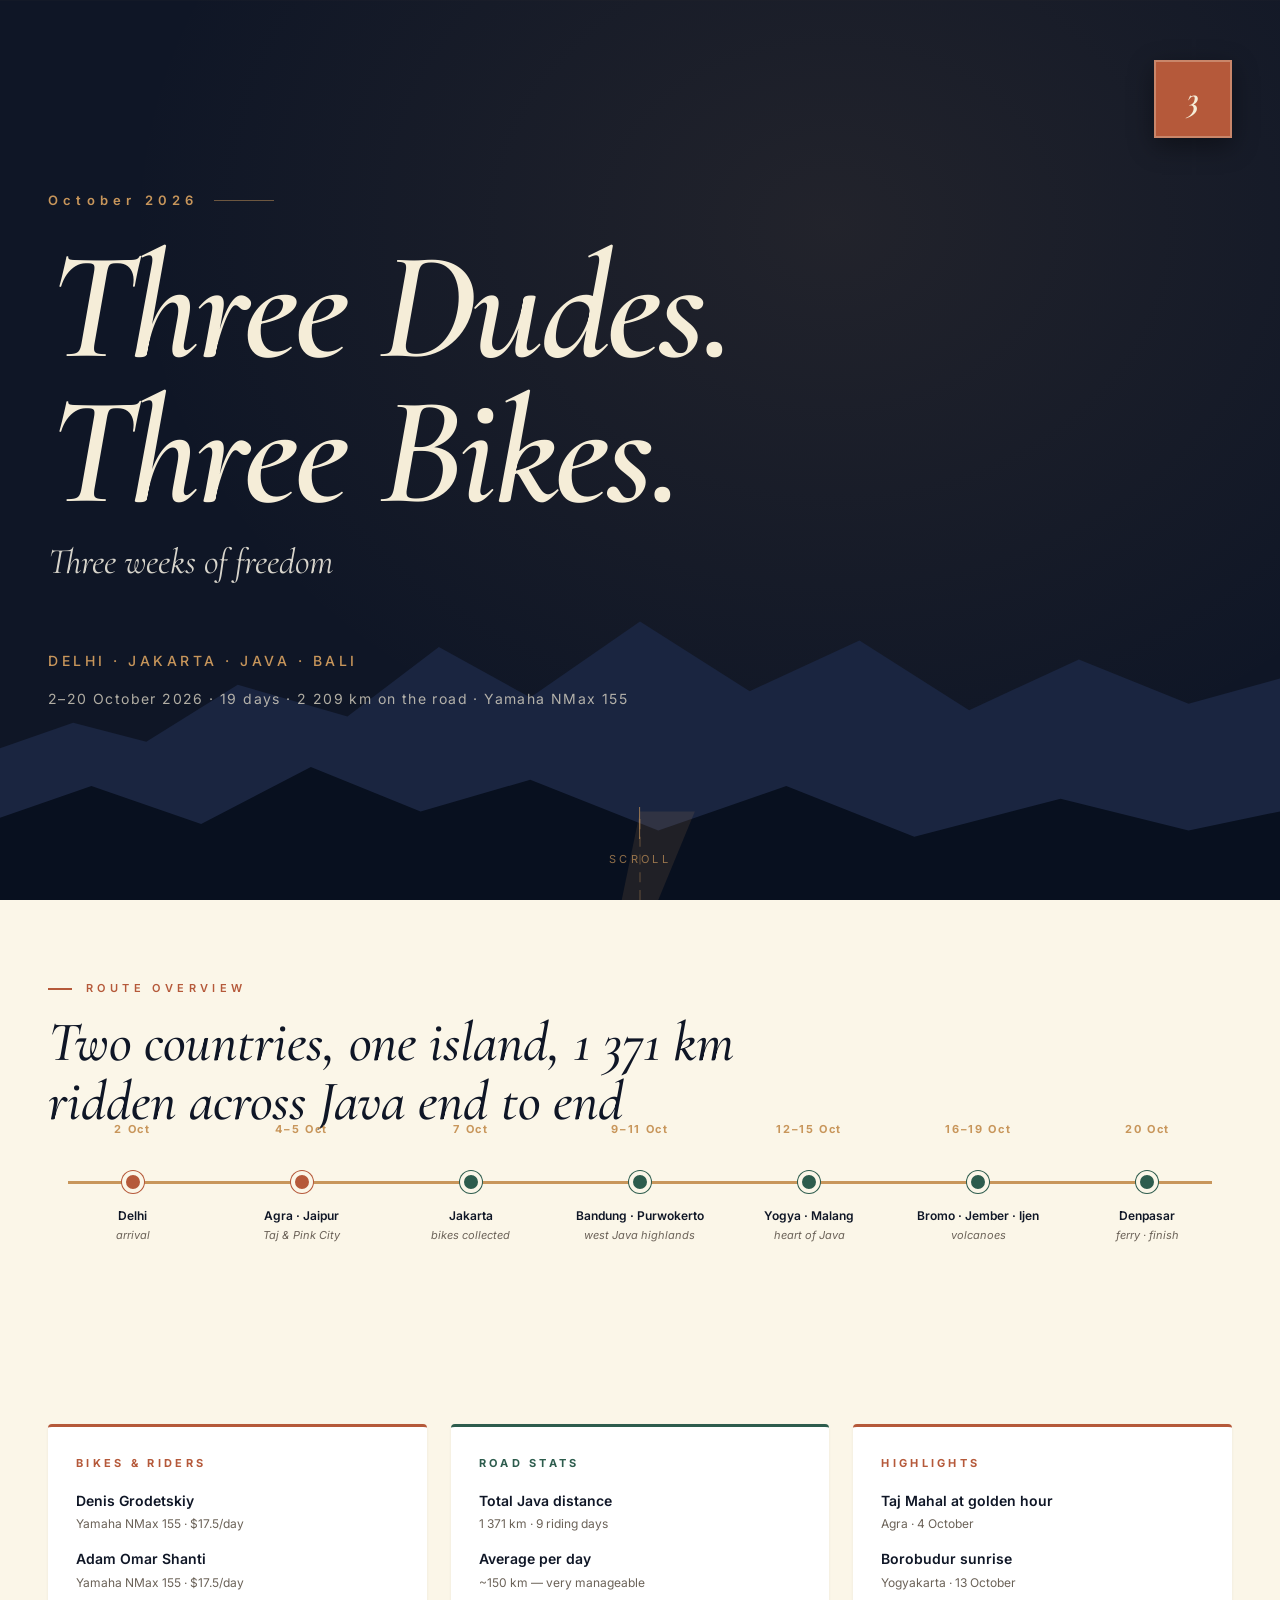
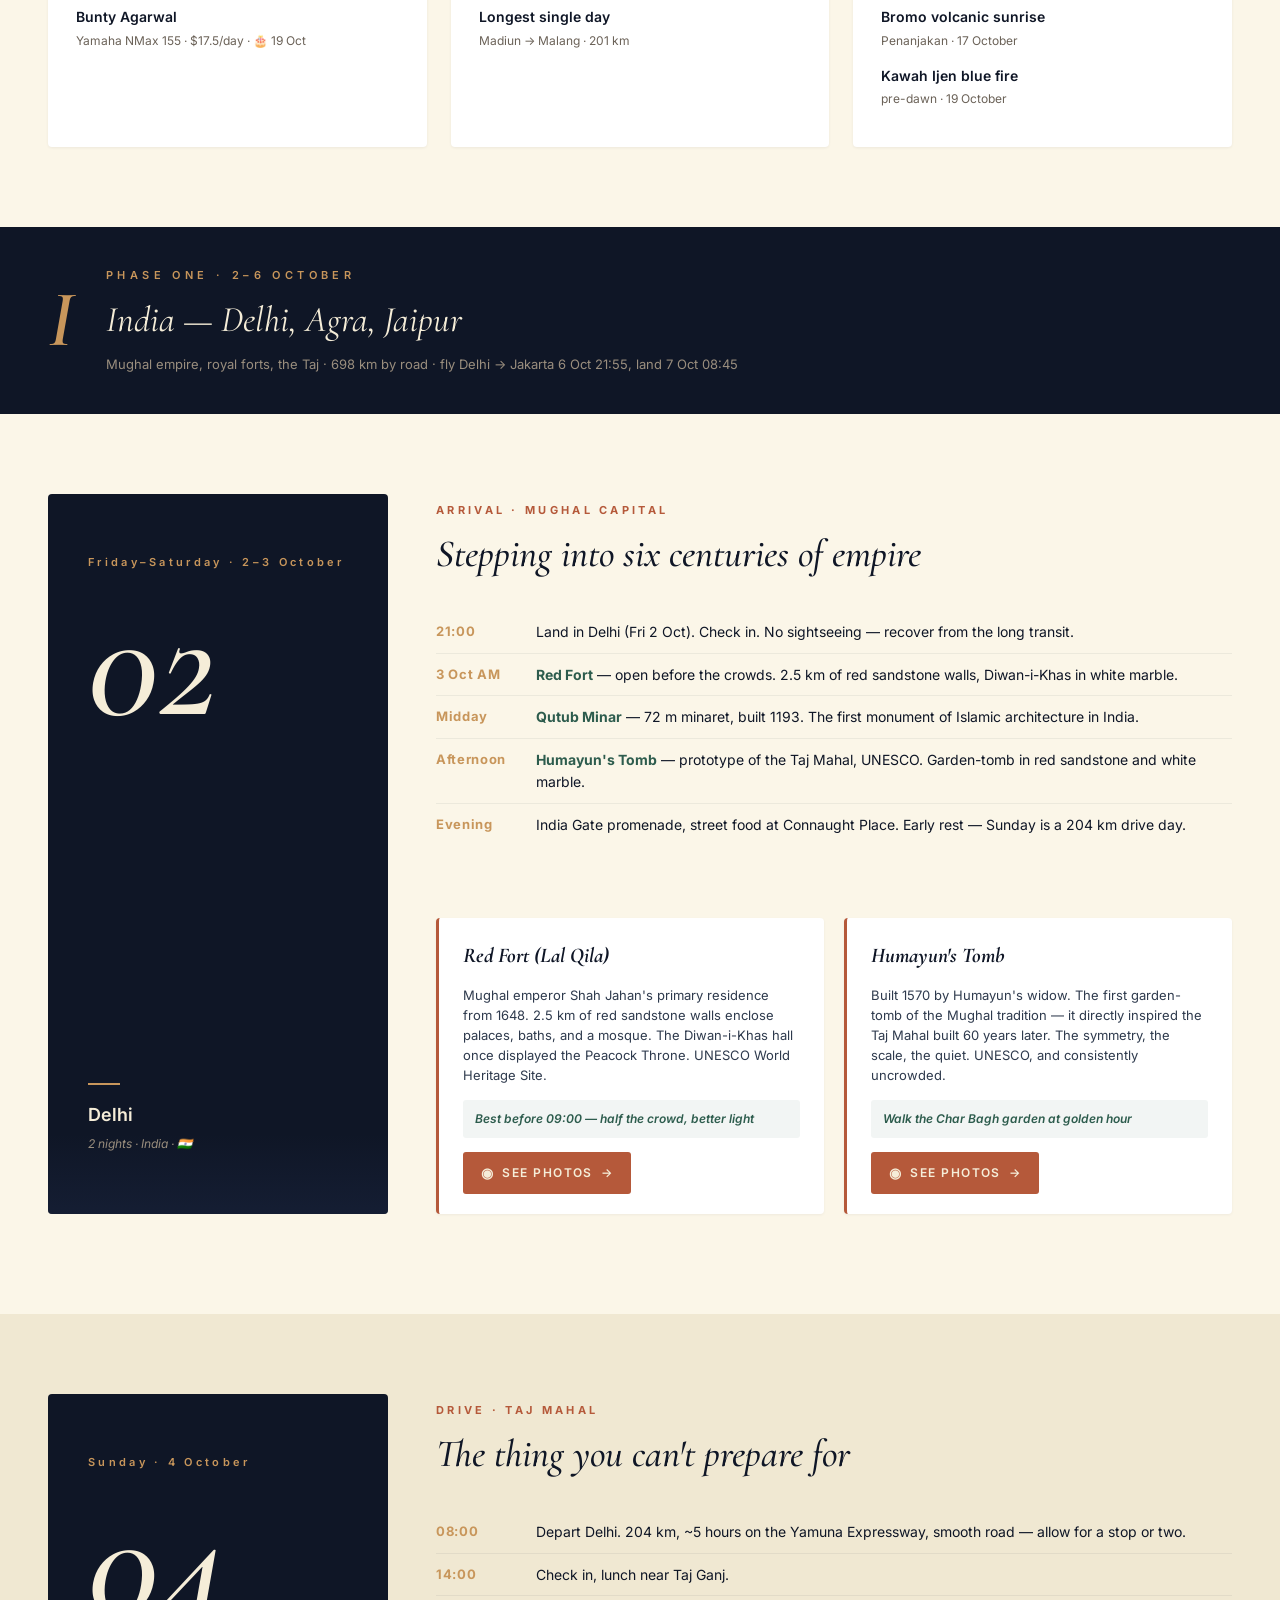
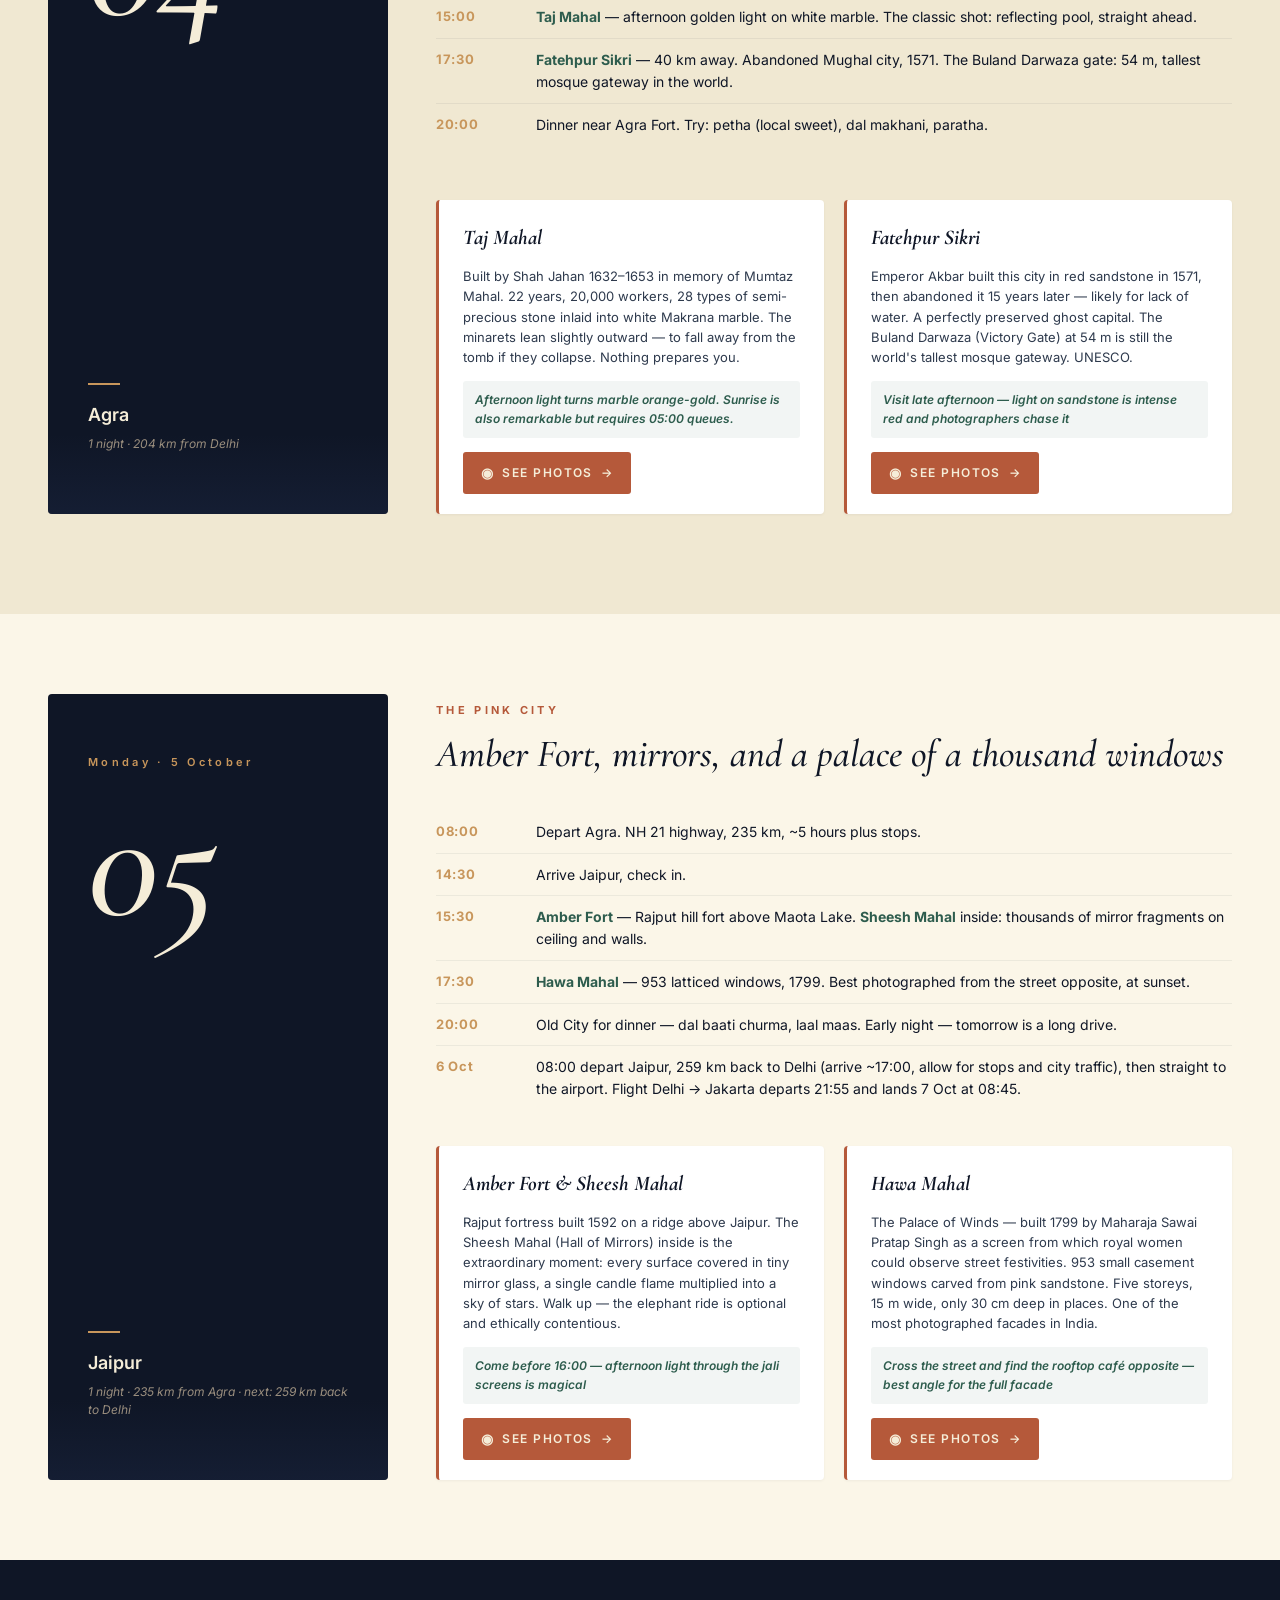
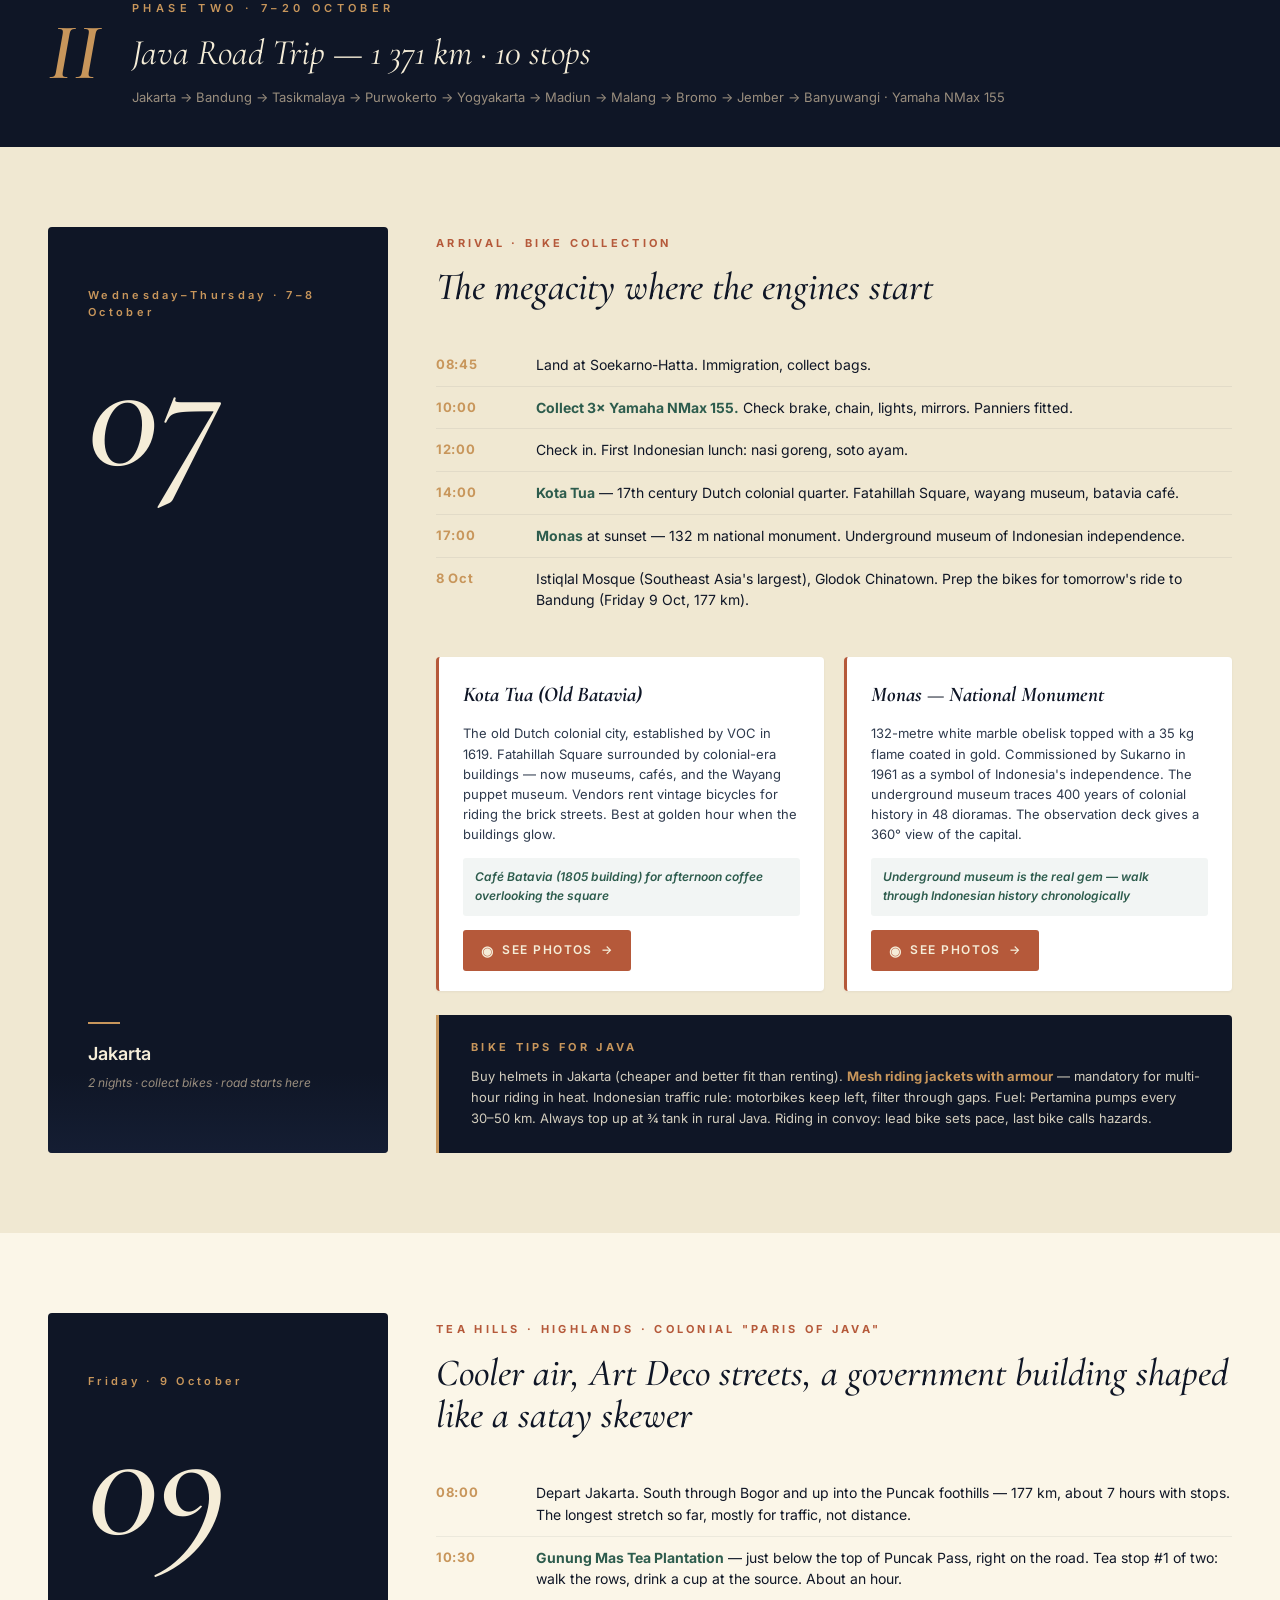
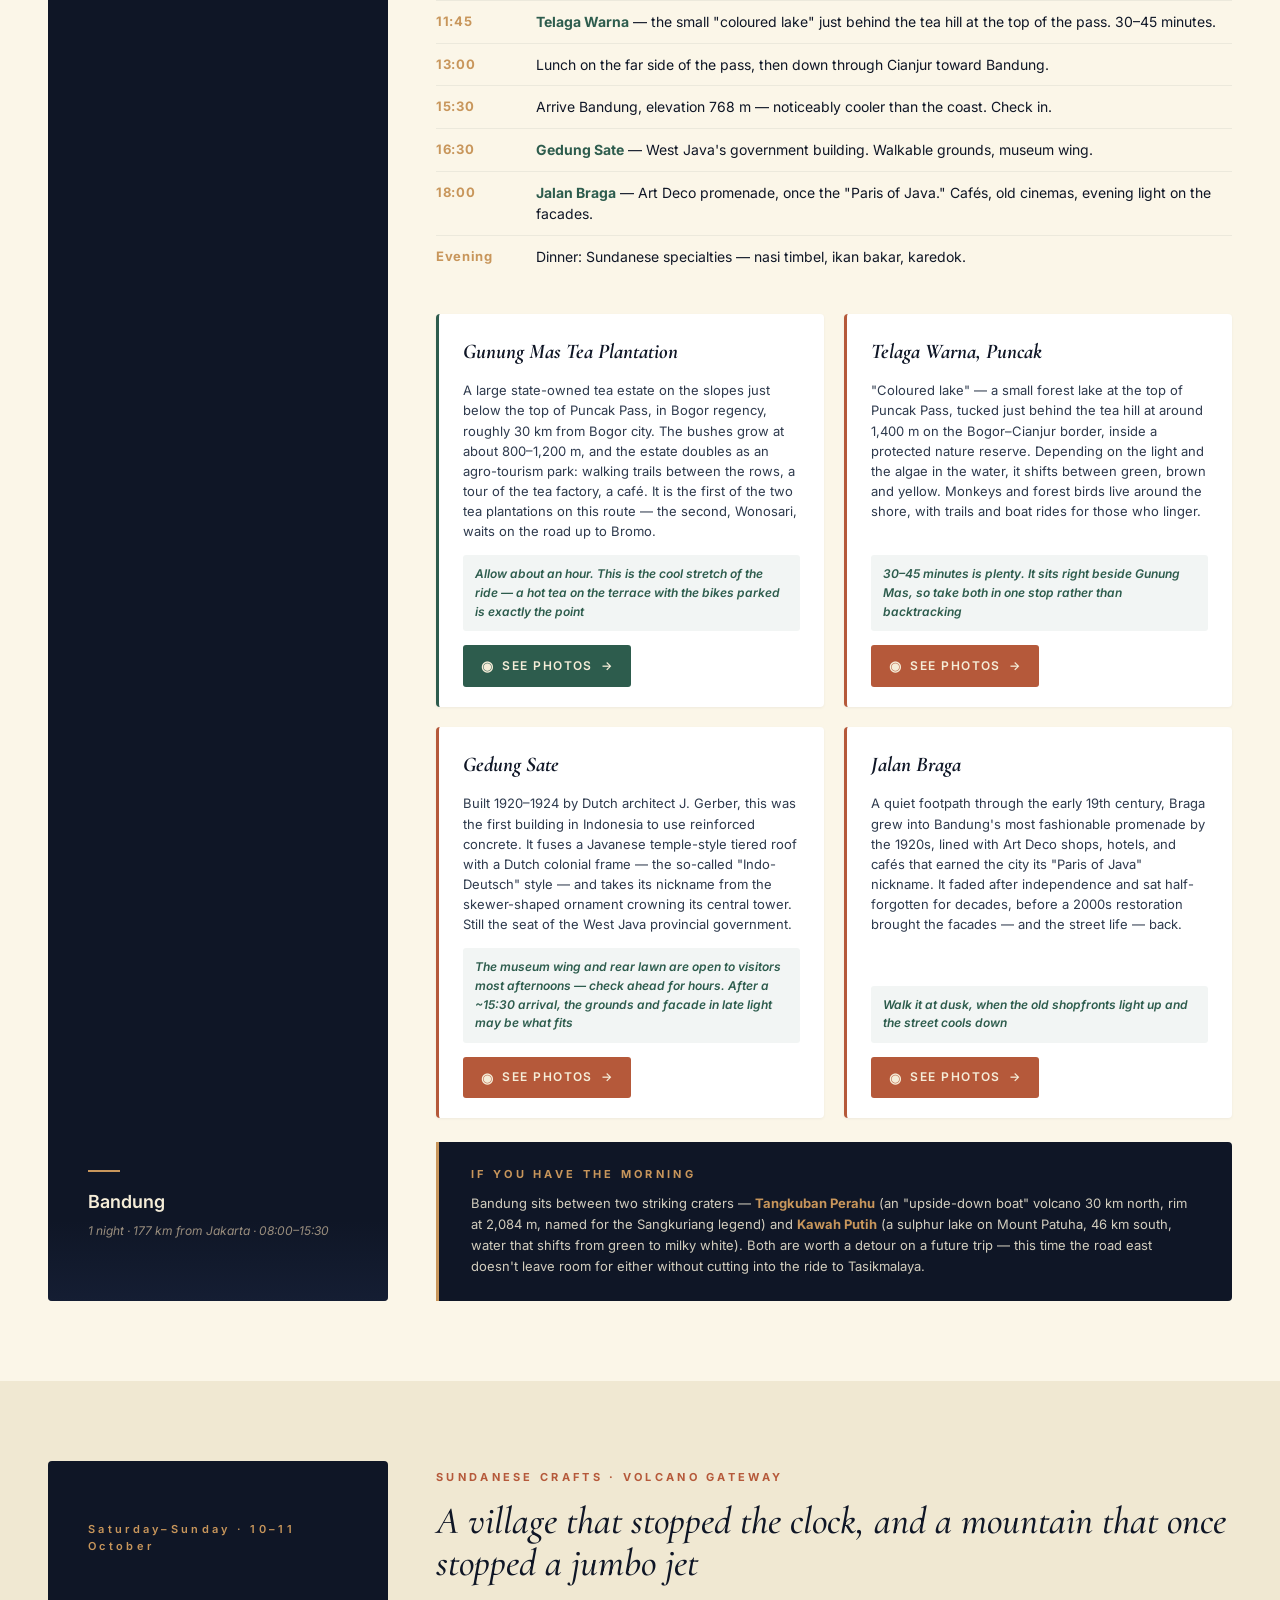
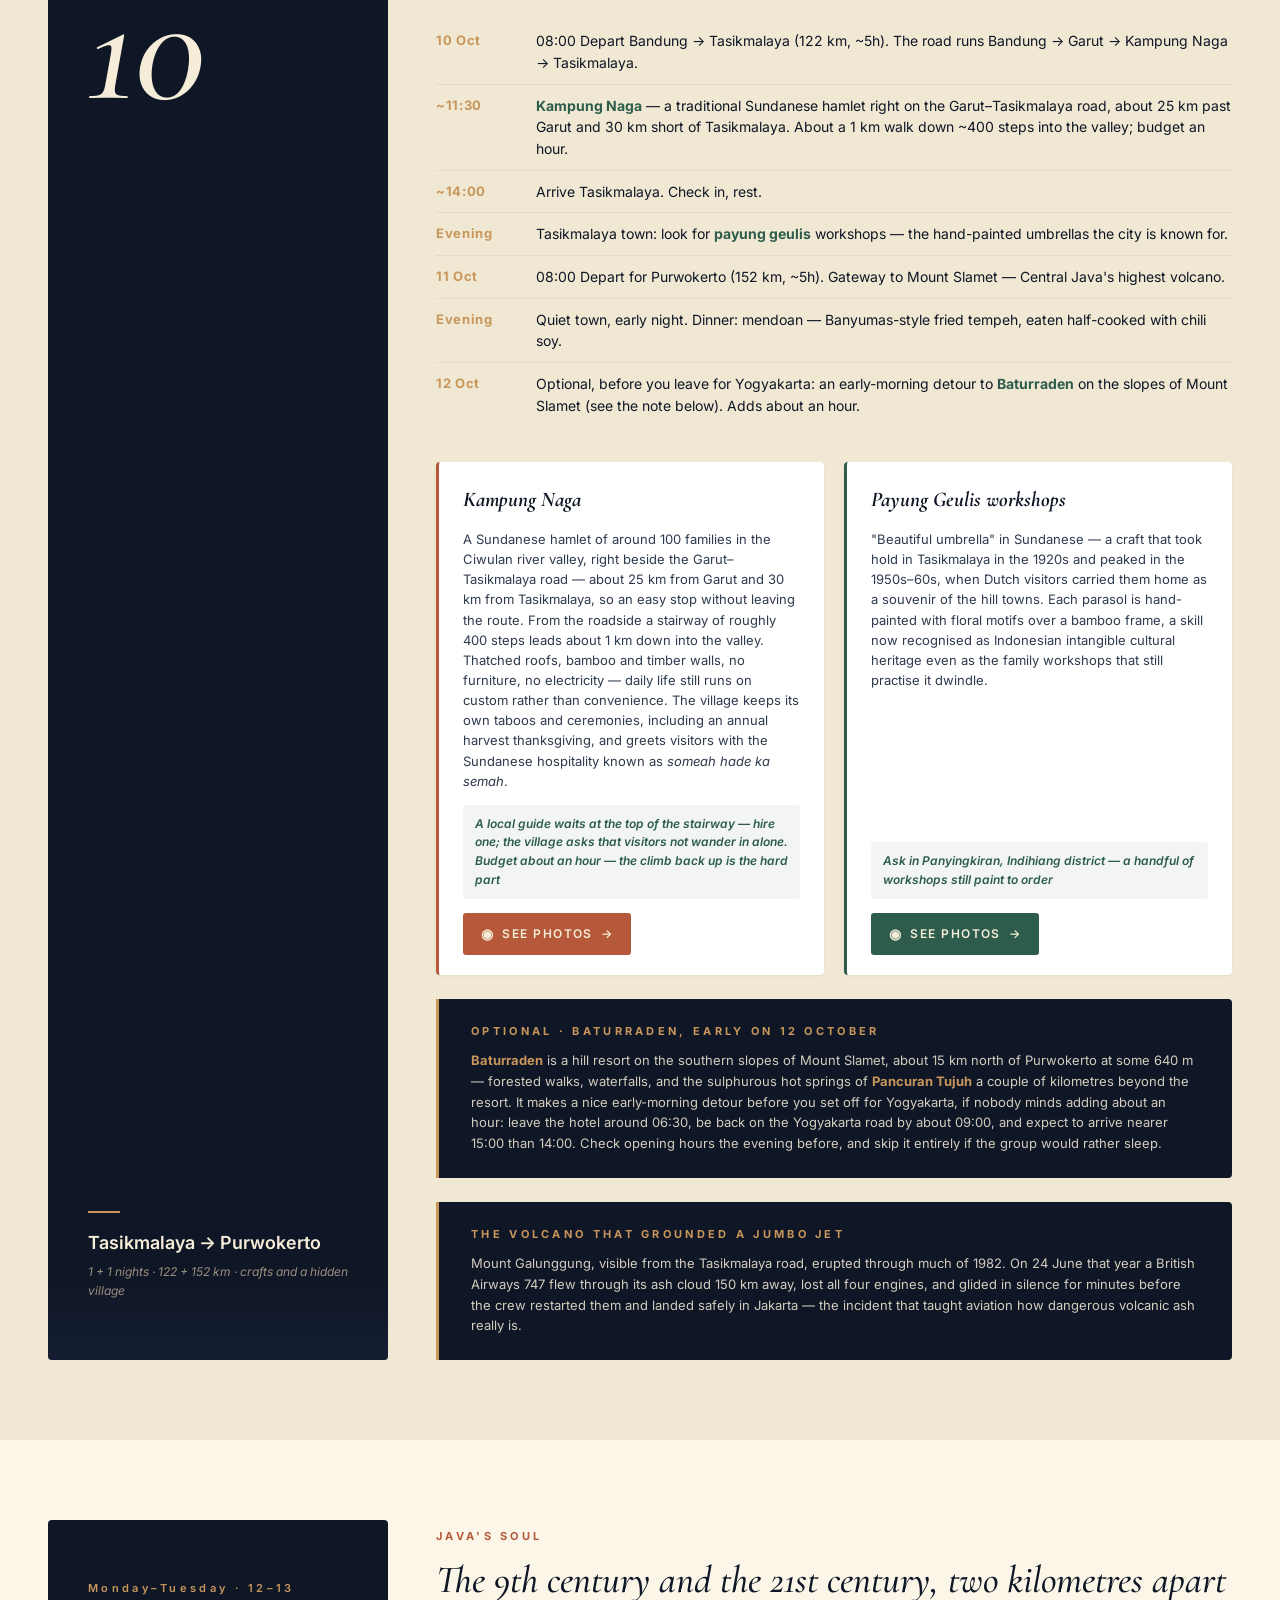
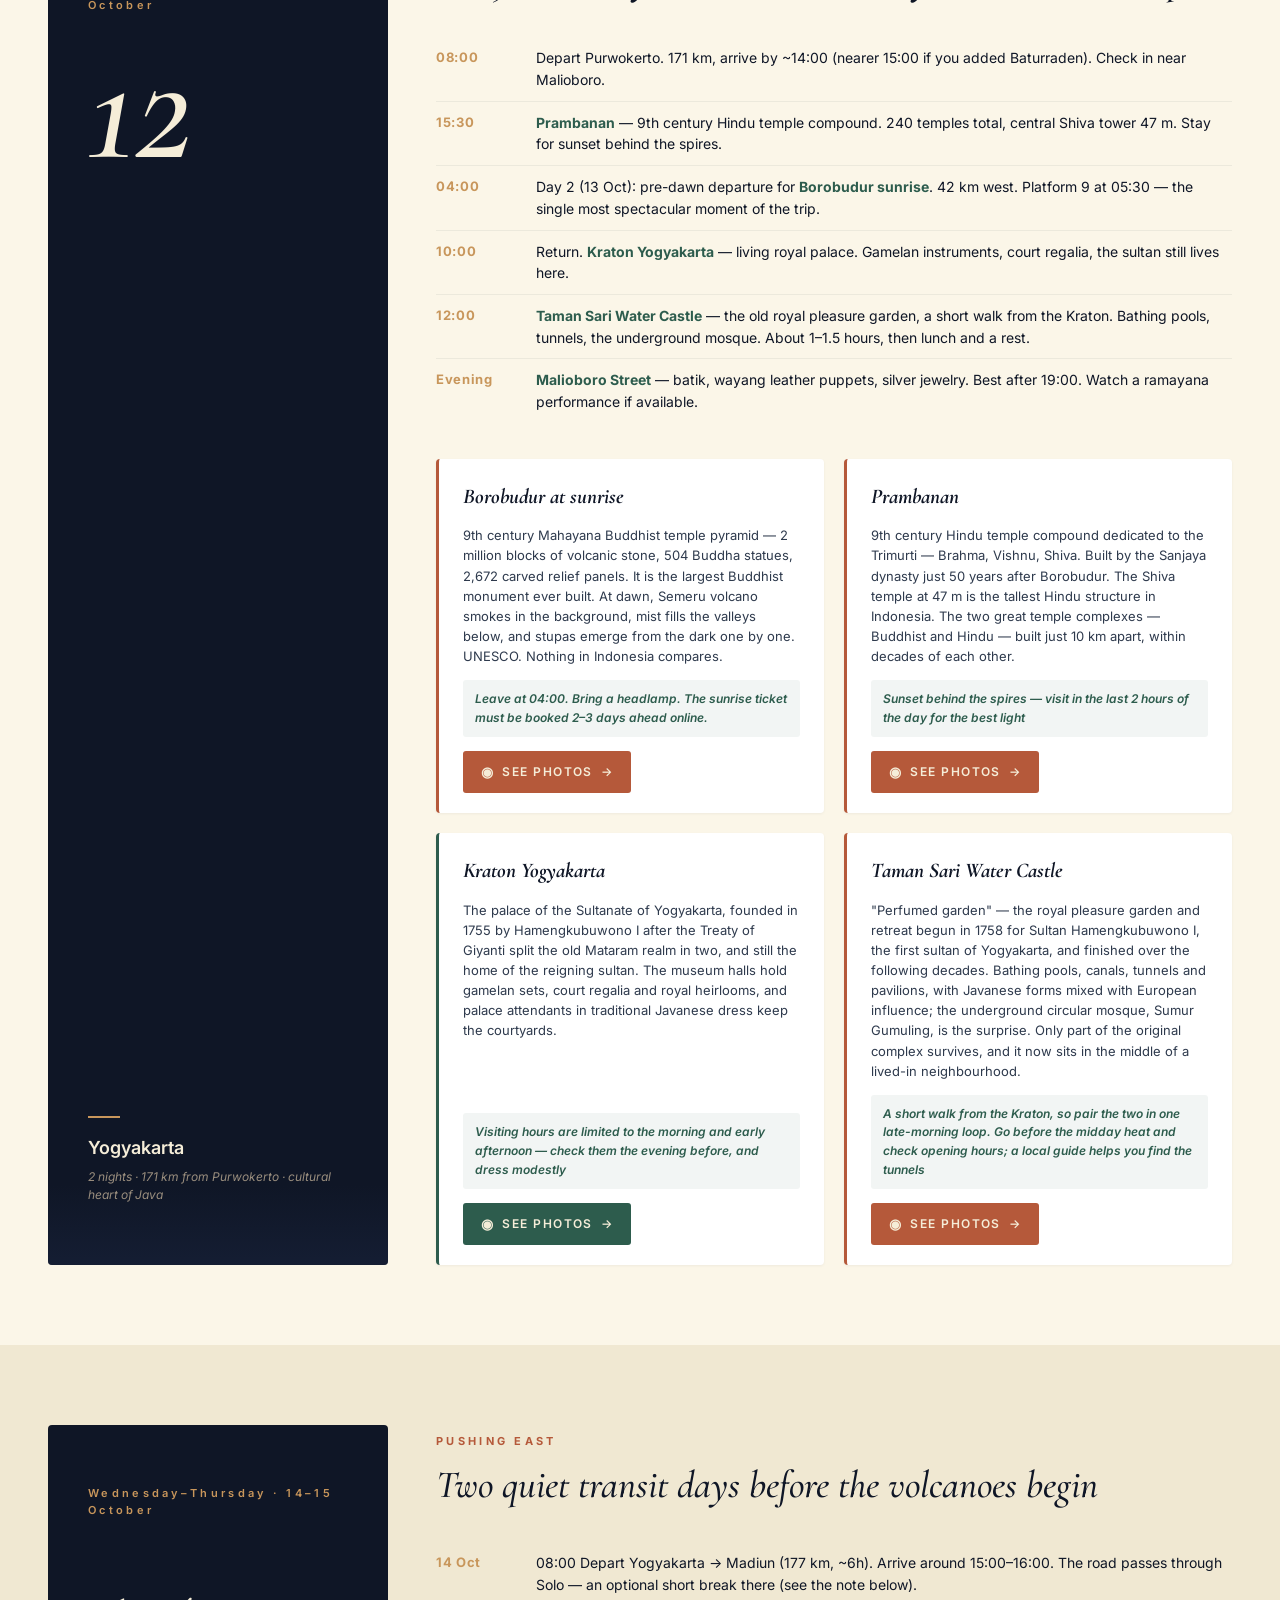
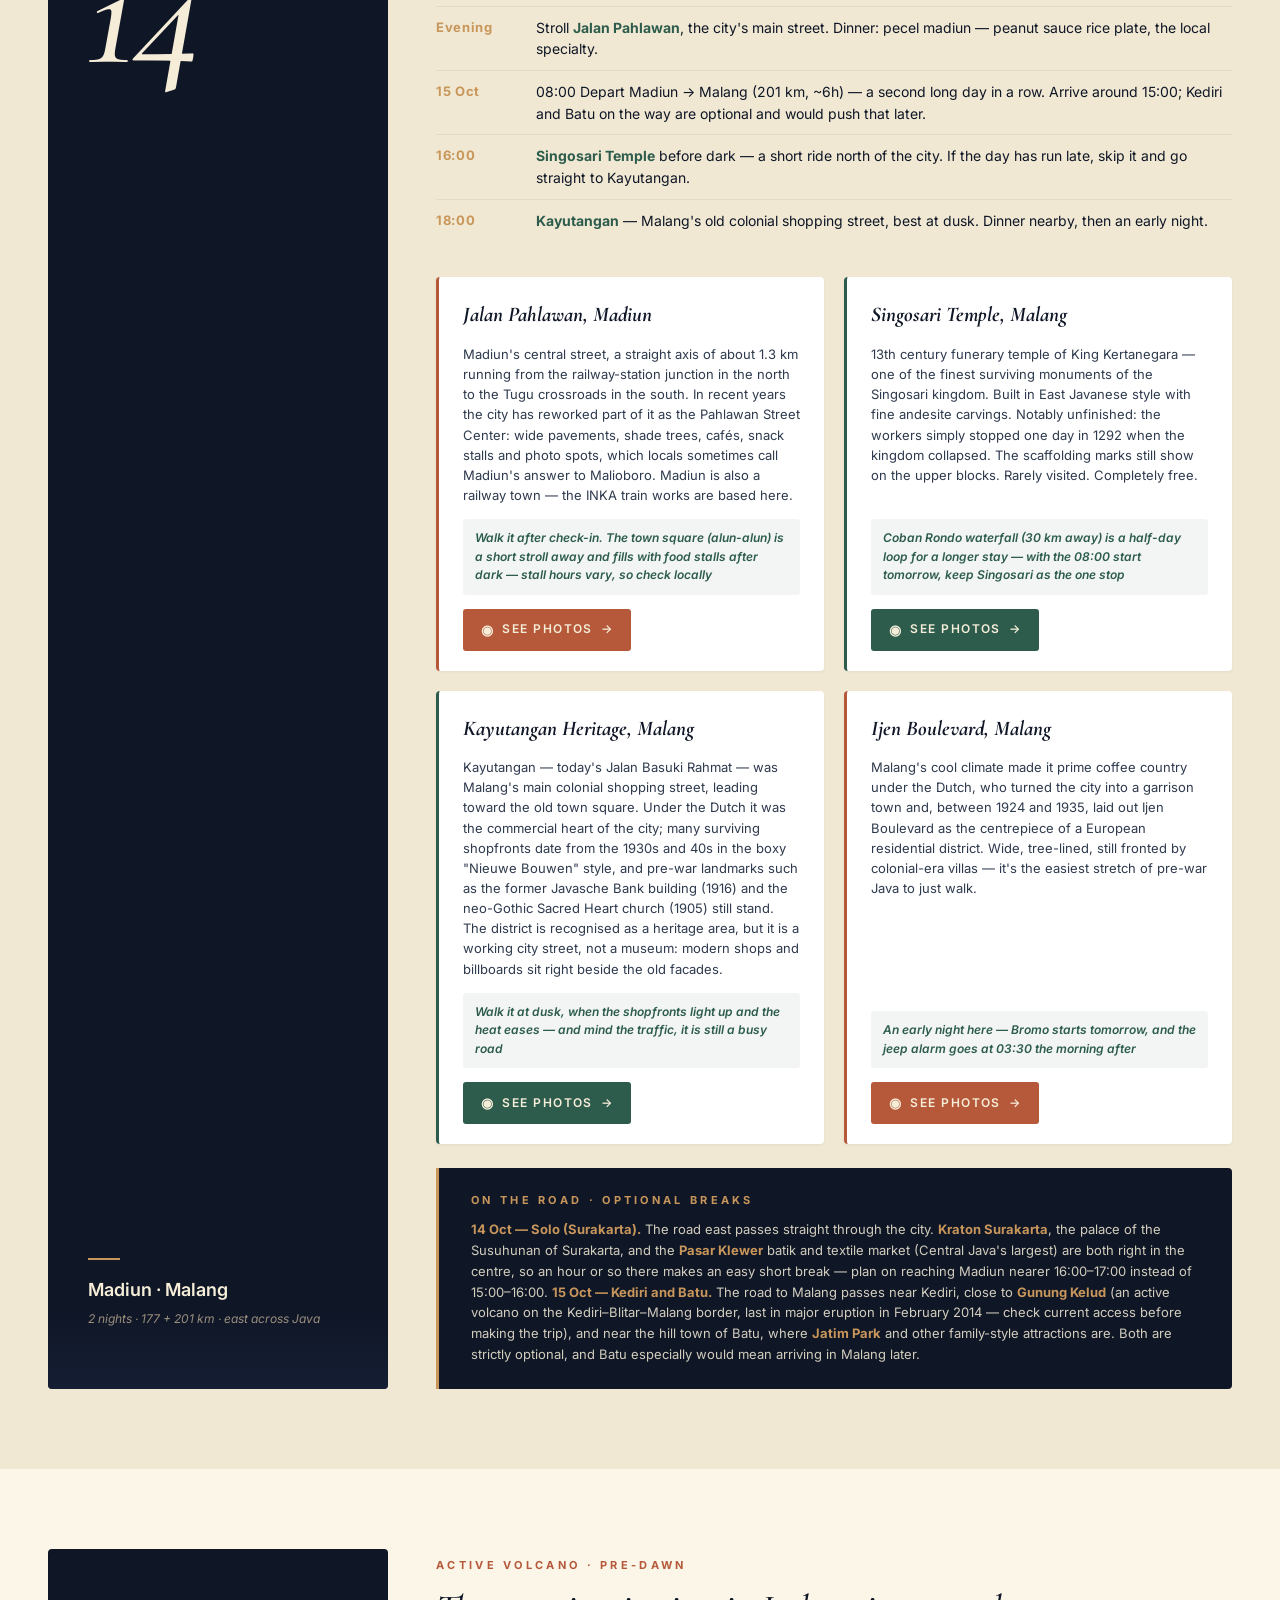
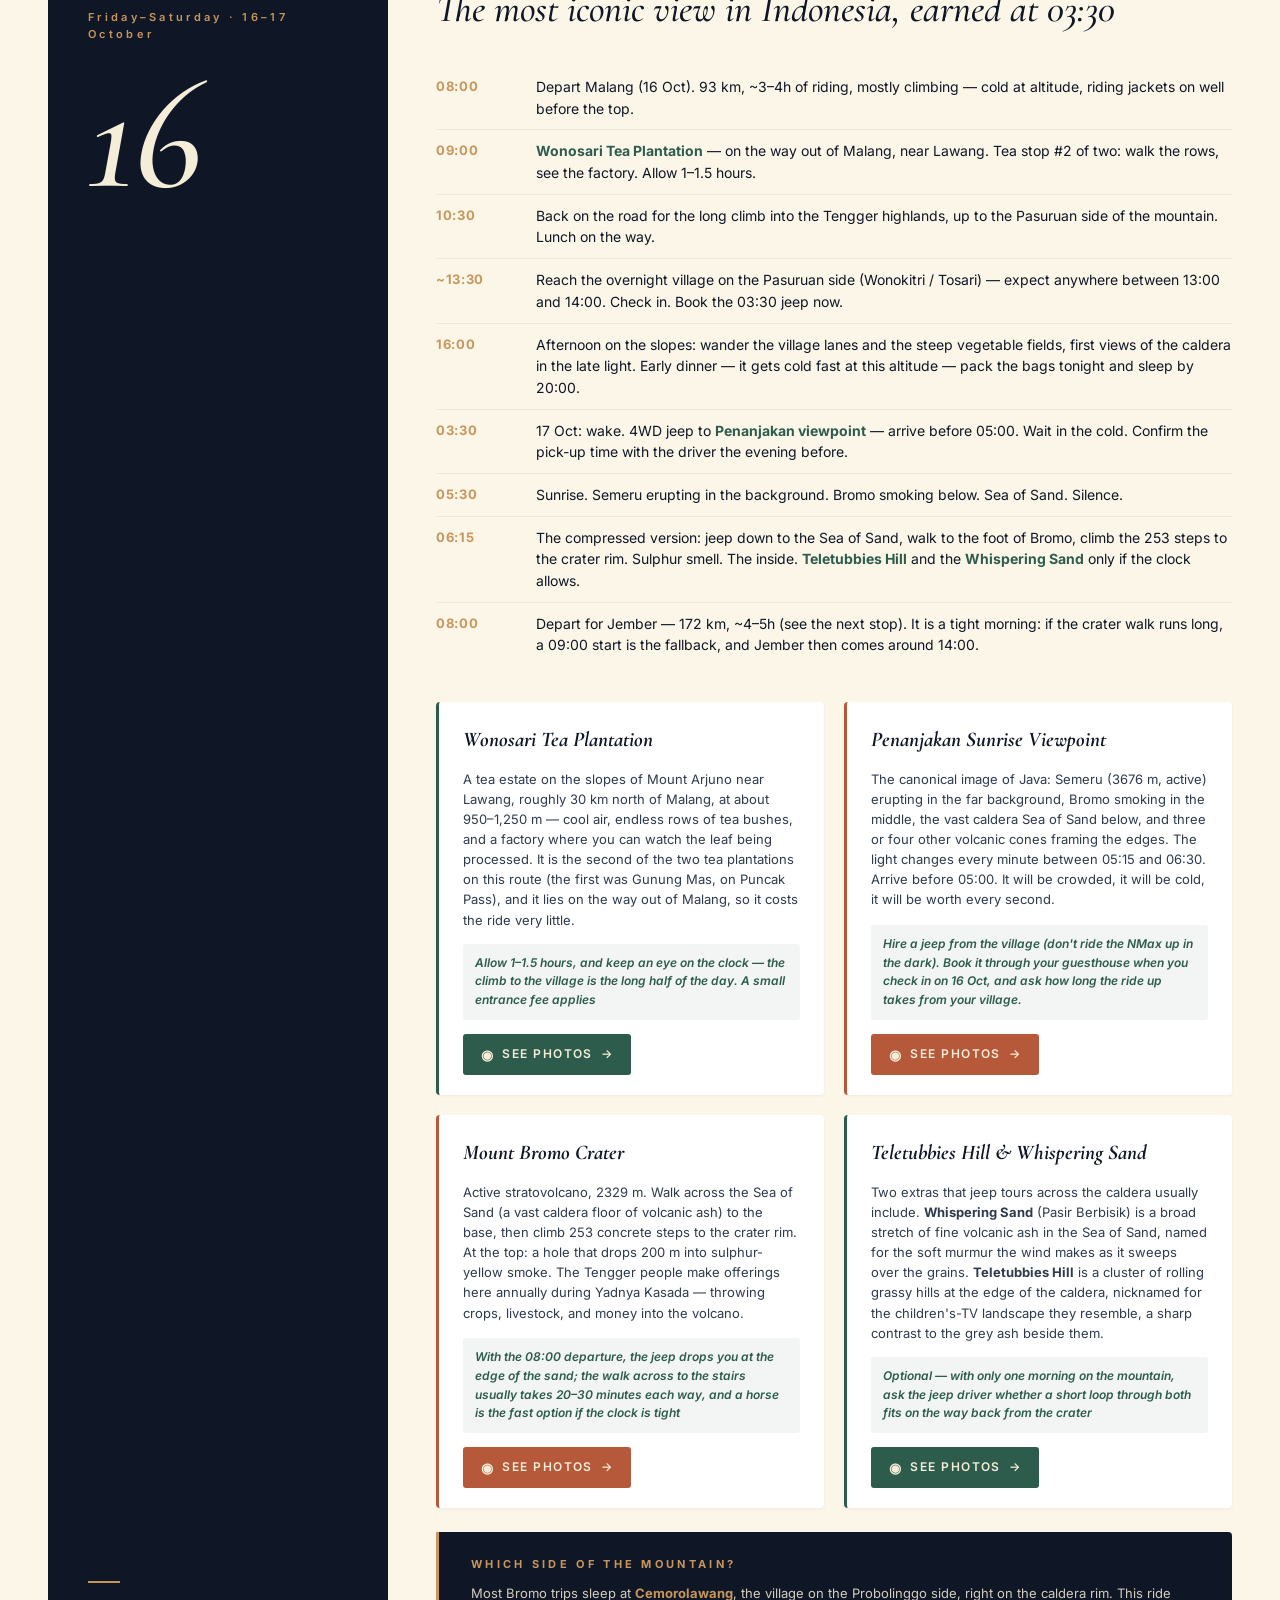
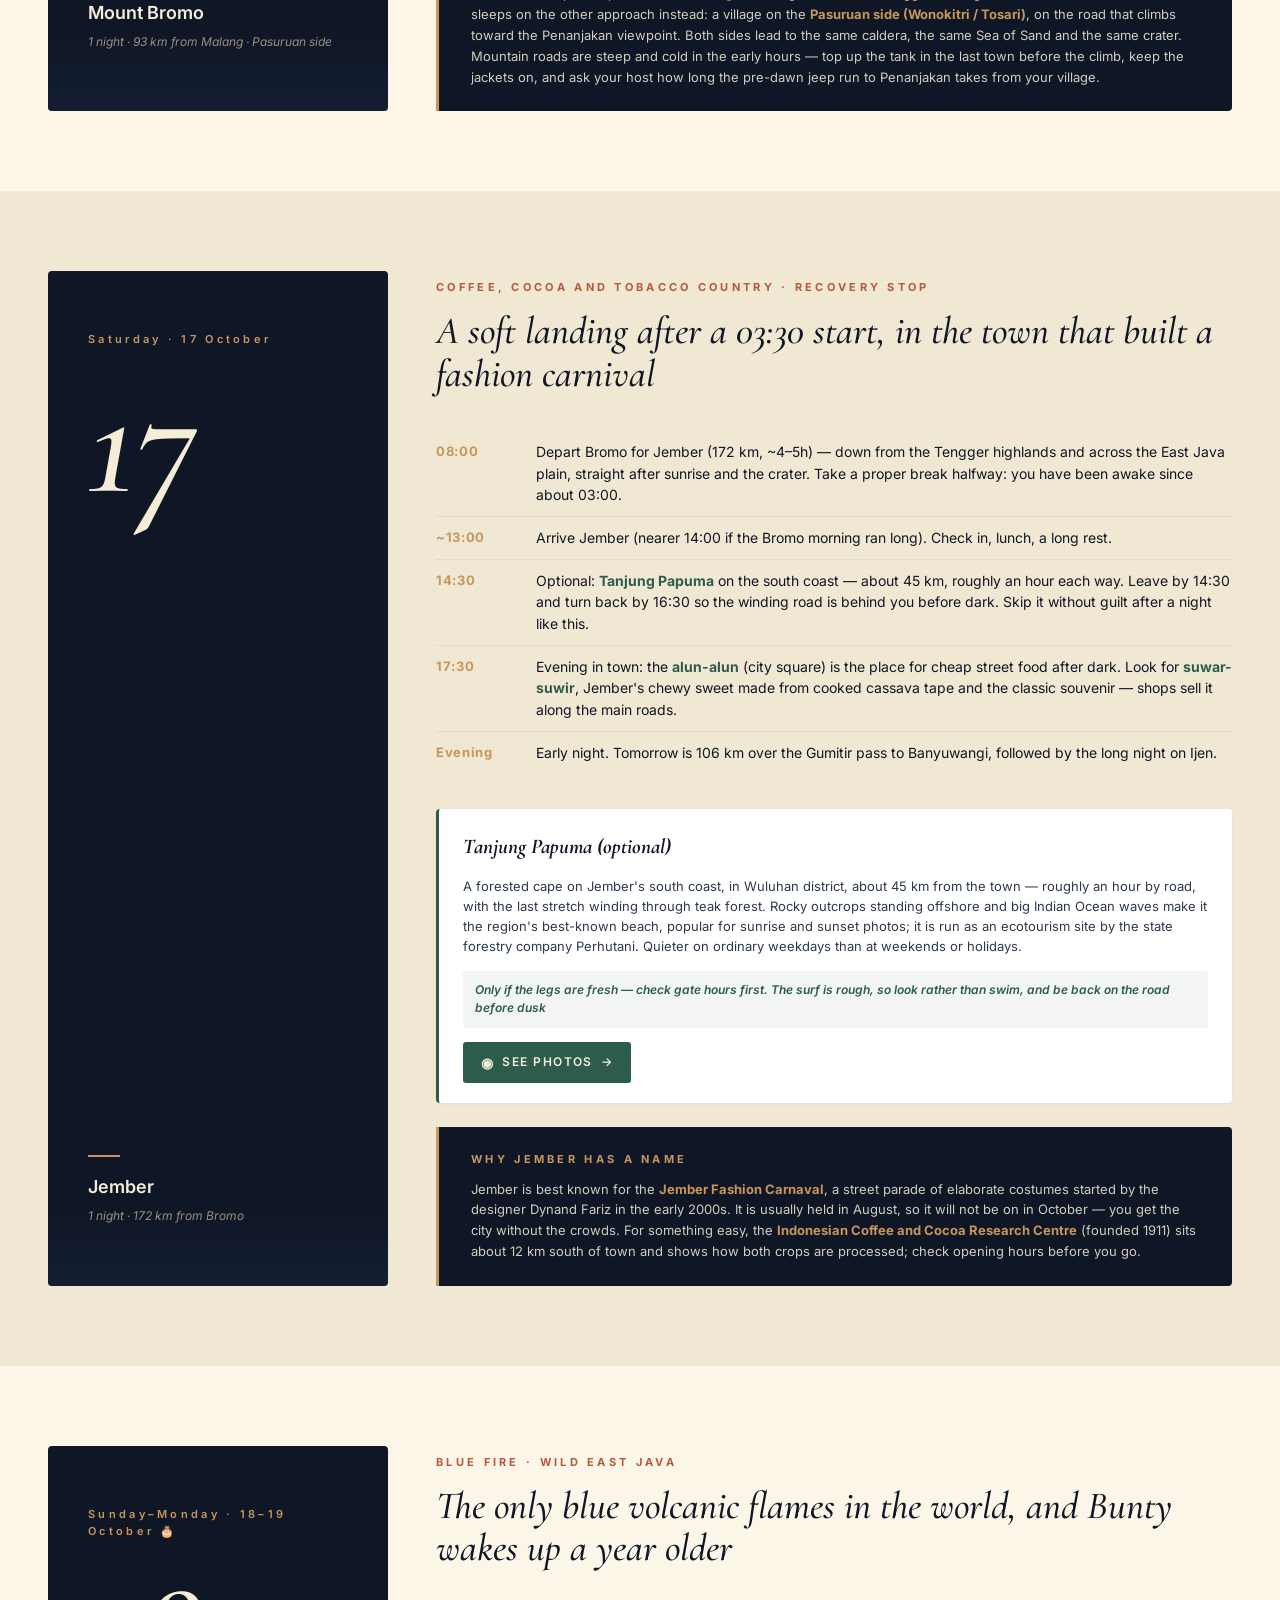
<file: indonesia_roadtrip.html>
<!DOCTYPE html>
<html lang="en">
<head>
<meta charset="UTF-8">
<meta name="viewport" content="width=device-width, initial-scale=1.0">
<title>Three Dudes · Three Bikes · Three Weeks</title>
<link rel="preconnect" href="https://fonts.googleapis.com">
<link rel="preconnect" href="https://fonts.gstatic.com" crossorigin>
<link href="https://fonts.googleapis.com/css2?family=Cormorant+Garamond:ital,wght@0,400;0,600;0,700;1,400;1,600&family=Inter:wght@300;400;500;600;700&display=swap" rel="stylesheet">
<style>
:root{--ink:#0F1626;--ink-soft:#1A2540;--ivory:#F5EDD8;--paper:#FBF6E8;--paper-warm:#F0E8D2;--lacquer:#B5593A;--lacquer-deep:#8E3A22;--jade:#2D5C4D;--gold:#C8965B;--slate:#2E3A4D;--muted:#6B6258;--muted-light:#9A8E7E;}
*{margin:0;padding:0;box-sizing:border-box;}
html{scroll-behavior:smooth;}
body{font-family:'Inter',sans-serif;background:var(--paper);color:var(--ink);line-height:1.55;-webkit-font-smoothing:antialiased;overflow-x:hidden;}
::selection{background:var(--lacquer);color:var(--ivory);}

.nav{position:fixed;top:0;left:0;right:0;z-index:100;background:rgba(15,22,38,0.95);backdrop-filter:blur(16px);border-bottom:1px solid rgba(200,150,91,0.15);transform:translateY(-100%);transition:transform 0.4s ease;}
.nav.visible{transform:translateY(0);}
.nav-inner{max-width:1400px;margin:0 auto;padding:14px 32px;display:flex;align-items:center;gap:24px;overflow-x:auto;scrollbar-width:none;}
.nav-inner::-webkit-scrollbar{display:none;}
.nav a{color:var(--ivory);text-decoration:none;font-size:12px;font-weight:500;letter-spacing:0.08em;text-transform:uppercase;white-space:nowrap;opacity:0.65;transition:opacity 0.2s,color 0.2s;flex-shrink:0;}
.nav a:hover,.nav a.active{opacity:1;color:var(--gold);}
.nav a.brand{color:var(--gold);opacity:1;font-family:'Cormorant Garamond',serif;font-style:italic;font-size:18px;text-transform:none;letter-spacing:0;margin-right:auto;}
.nav a.nav-photos{color:var(--gold);opacity:1;font-weight:600;border:1px solid var(--gold);border-radius:999px;padding:6px 14px;transition:background 0.2s,color 0.2s;}
.nav a.nav-photos::after{content:" ↗";}
.nav a.nav-photos:hover{background:var(--gold);color:var(--ink);}

section{min-height:100vh;padding:80px 0;position:relative;}
.container{max-width:1300px;margin:0 auto;padding:0 48px;}

/* COVER */
.cover{background:var(--ink);color:var(--ivory);padding:0;display:flex;align-items:center;overflow:hidden;position:relative;}
.cover::before{content:"";position:absolute;inset:0;background:radial-gradient(ellipse at 65% 25%,rgba(200,150,91,0.10),transparent 60%);pointer-events:none;}
.cover-horizon{position:absolute;bottom:0;left:0;right:0;height:45%;pointer-events:none;}
.cover-horizon svg{position:absolute;bottom:0;left:0;width:100%;height:100%;}
.cover-content{position:relative;z-index:2;padding:0 48px;max-width:1300px;margin:0 auto;width:100%;}
.cover-eyebrow{color:var(--gold);font-size:13px;font-weight:600;letter-spacing:0.4em;margin-bottom:24px;display:flex;align-items:center;gap:16px;}
.cover-eyebrow::after{content:"";height:1px;flex:1;max-width:60px;background:var(--gold);opacity:0.5;}
.cover h1{font-family:'Cormorant Garamond',serif;font-style:italic;font-weight:600;font-size:clamp(62px,12vw,180px);line-height:0.95;color:var(--ivory);margin-bottom:8px;letter-spacing:-0.02em;}
.cover h2{font-family:'Cormorant Garamond',serif;font-style:italic;font-weight:400;font-size:clamp(20px,3vw,36px);color:var(--paper);margin-bottom:60px;opacity:0.85;}
.cover-route{color:var(--gold);font-size:14px;font-weight:500;letter-spacing:0.25em;margin-bottom:16px;text-transform:uppercase;}
.cover-meta{color:var(--ivory);font-size:14px;opacity:0.7;letter-spacing:0.1em;}
.seal{position:absolute;top:60px;right:48px;width:78px;height:78px;background:var(--lacquer);color:var(--ivory);display:flex;align-items:center;justify-content:center;font-family:'Cormorant Garamond',serif;font-style:italic;font-size:34px;font-weight:700;border:2px solid rgba(245,237,216,0.3);box-shadow:0 8px 24px rgba(0,0,0,0.4);z-index:3;}
.scroll-hint{position:absolute;bottom:32px;left:50%;transform:translateX(-50%);color:var(--gold);font-size:11px;letter-spacing:0.3em;text-transform:uppercase;opacity:0.7;z-index:3;animation:bounce 2.5s ease-in-out infinite;}
.scroll-hint::before{content:"";display:block;width:1px;height:32px;background:var(--gold);margin:0 auto 12px;}
@keyframes bounce{0%,100%{transform:translateX(-50%) translateY(0);}50%{transform:translateX(-50%) translateY(8px);}}

/* SECTION HEADERS */
.section-eyebrow{color:var(--lacquer);font-size:11px;font-weight:600;letter-spacing:0.4em;text-transform:uppercase;margin-bottom:16px;display:flex;align-items:center;gap:14px;}
.section-eyebrow::before{content:"";width:24px;height:2px;background:var(--lacquer);}
.section-title{font-family:'Cormorant Garamond',serif;font-style:italic;font-weight:500;font-size:clamp(32px,4.5vw,56px);line-height:1.05;color:var(--ink);margin-bottom:48px;max-width:900px;}

/* OVERVIEW */
.overview{background:var(--paper);}
.timeline{margin:50px 0 80px;position:relative;padding:0 20px;}
.timeline-bar{height:3px;background:var(--gold);position:relative;margin:50px 0 0;}
.tl-stops{display:grid;grid-template-columns:repeat(7,1fr);position:absolute;top:-10px;left:0;right:0;}
.stop{text-align:center;position:relative;}
.stop-dot{width:22px;height:22px;background:var(--lacquer);border-radius:50%;margin:0 auto 16px;border:4px solid var(--paper);box-shadow:0 0 0 1px var(--lacquer);}
.stop-dot.jade{background:var(--jade);box-shadow:0 0 0 1px var(--jade);}
.stop-date{color:var(--gold);font-weight:700;font-size:11px;letter-spacing:0.15em;margin-bottom:8px;}
.stop-date.above{position:absolute;top:-50px;left:0;right:0;}
.stop-place{color:var(--ink);font-weight:600;font-size:12px;line-height:1.2;margin-bottom:4px;}
.stop-sub{color:var(--muted);font-style:italic;font-size:11px;}
.ovw-cards{display:grid;grid-template-columns:repeat(3,1fr);gap:24px;margin-top:240px;}
.ovw-card{background:white;border-radius:4px;border-top:3px solid var(--lacquer);padding:28px 28px 24px;box-shadow:0 1px 3px rgba(15,22,38,0.06);}
.ovw-card.jade{border-top-color:var(--jade);}
.ovw-card-title{color:var(--lacquer);font-size:11px;font-weight:700;letter-spacing:0.3em;text-transform:uppercase;margin-bottom:18px;}
.ovw-card.jade .ovw-card-title{color:var(--jade);}
.ovw-line{margin-bottom:14px;}
.ovw-line-label{color:var(--ink);font-weight:600;font-size:14px;margin-bottom:4px;}
.ovw-line-val{color:var(--muted);font-size:12px;}

/* PHASE DIVIDER */
.phase-div{min-height:auto!important;padding:40px 0!important;background:var(--ink);color:var(--ivory);}
.phase-div .container{display:flex;align-items:center;gap:32px;}
.phase-num{font-family:'Cormorant Garamond',serif;font-style:italic;font-size:80px;font-weight:600;color:var(--gold);line-height:1;flex-shrink:0;}
.phase-info{}
.phase-label{font-size:11px;font-weight:600;letter-spacing:0.4em;text-transform:uppercase;color:var(--gold);margin-bottom:8px;}
.phase-title{font-family:'Cormorant Garamond',serif;font-style:italic;font-size:clamp(24px,3vw,36px);color:var(--ivory);}
.phase-sub{font-size:13px;color:var(--muted-light);margin-top:6px;}

/* DAY SECTIONS */
.day{background:var(--paper);}
.day-grid{display:grid;grid-template-columns:340px 1fr;gap:48px;align-items:stretch;min-height:80vh;}
.day-aside{background:var(--ink);color:var(--ivory);padding:60px 40px;border-radius:4px;position:relative;overflow:hidden;display:flex;flex-direction:column;justify-content:space-between;}
.day-aside::after{content:"";position:absolute;bottom:0;left:0;right:0;height:80px;background:linear-gradient(180deg,transparent,var(--ink-soft));opacity:0.5;}
.day-aside-eyebrow{color:var(--gold);font-size:11px;font-weight:600;letter-spacing:0.3em;margin-bottom:24px;}
.day-number{font-family:'Cormorant Garamond',serif;font-style:italic;font-weight:500;font-size:clamp(100px,13vw,160px);line-height:0.85;color:var(--ivory);margin-bottom:30px;}
.day-aside-where{color:var(--ivory);font-weight:600;font-size:18px;margin-bottom:6px;position:relative;z-index:2;}
.day-aside-where::before{content:"";display:block;width:32px;height:2px;background:var(--gold);margin-bottom:16px;}
.day-aside-sub{color:var(--muted-light);font-style:italic;font-size:12px;position:relative;z-index:2;}
.day-main{display:flex;flex-direction:column;padding-top:8px;}
.day-main-eyebrow{color:var(--lacquer);font-size:11px;font-weight:700;letter-spacing:0.3em;text-transform:uppercase;margin-bottom:14px;}
.day-main-title{font-family:'Cormorant Garamond',serif;font-style:italic;font-weight:500;font-size:clamp(26px,3vw,40px);line-height:1.1;color:var(--ink);margin-bottom:36px;}
.schedule{margin-bottom:36px;}
.sch-row{display:grid;grid-template-columns:80px 1fr;gap:20px;padding:10px 0;border-bottom:1px solid rgba(15,22,38,0.06);}
.sch-row:last-child{border-bottom:none;}
.sch-time{color:var(--gold);font-weight:700;font-size:13px;letter-spacing:0.05em;}
.sch-act{color:var(--ink);font-size:14px;}
.sch-act b{color:var(--jade);}
.places{display:grid;grid-template-columns:1fr 1fr;gap:20px;margin-top:auto;}
.place{background:white;border-radius:4px;border-left:3px solid var(--lacquer);padding:22px 24px 20px;display:flex;flex-direction:column;box-shadow:0 1px 3px rgba(15,22,38,0.05);transition:transform 0.25s ease,box-shadow 0.25s ease;}
.place.jade{border-left-color:var(--jade);}
.place:hover{transform:translateY(-3px);box-shadow:0 8px 24px rgba(15,22,38,0.10);}
.place-name{font-family:'Cormorant Garamond',serif;font-weight:700;font-style:italic;font-size:21px;color:var(--ink);margin-bottom:12px;}
.place-desc{color:var(--slate);font-size:13px;line-height:1.55;margin-bottom:14px;flex:1;}
.place-tip{color:var(--jade);font-size:12px;font-weight:600;font-style:italic;margin-bottom:14px;padding:10px 12px;background:rgba(45,92,77,0.06);border-radius:3px;}
.photo-btn{display:inline-flex;align-items:center;gap:8px;padding:10px 18px;background:var(--lacquer);color:var(--ivory);text-decoration:none;font-size:12px;font-weight:600;letter-spacing:0.12em;text-transform:uppercase;border-radius:3px;transition:background 0.2s,transform 0.15s;align-self:flex-start;}
.photo-btn::before{content:"◉";font-size:14px;}
.photo-btn::after{content:"→";transition:transform 0.2s;}
.photo-btn:hover{background:var(--lacquer-deep);transform:translateX(2px);}
.photo-btn:hover::after{transform:translateX(3px);}
.photo-btn.jade-btn{background:var(--jade);}
.photo-btn.jade-btn:hover{background:#1e4035;}

/* NOTE BLOCK */
.note-block{background:var(--ink);color:var(--ivory);border-left:3px solid var(--gold);padding:24px 32px;border-radius:0 4px 4px 0;margin-top:24px;}
.note-eyebrow{color:var(--gold);font-size:11px;font-weight:700;letter-spacing:0.3em;margin-bottom:10px;text-transform:uppercase;}
.note-text{font-size:13px;line-height:1.6;color:rgba(245,237,216,0.85);}
.note-text b{color:var(--gold);}

/* GEAR */
.gear{background:var(--paper);}
.gear .section-eyebrow::before,.gear .section-eyebrow{border-color:var(--jade);}
.gear .section-eyebrow{color:var(--jade);}
.gear .section-eyebrow::before{background:var(--jade);}
.gear-grid{display:grid;grid-template-columns:1fr 1fr;gap:24px;margin-top:32px;}
.gear-col{background:white;border-radius:4px;border-top:3px solid var(--jade);padding:28px 32px;box-shadow:0 1px 3px rgba(15,22,38,0.06);}
.gear-col.lacquer{border-top-color:var(--lacquer);}
.gear-item{display:grid;grid-template-columns:36px 1fr;gap:16px;padding:14px 0;border-bottom:1px solid rgba(15,22,38,0.06);}
.gear-item:last-child{border-bottom:none;padding-bottom:0;}
.gear-icon{width:26px;height:26px;background:var(--jade);color:white;display:flex;align-items:center;justify-content:center;border-radius:50%;font-weight:700;font-size:12px;margin-top:2px;flex-shrink:0;}
.gear-col.lacquer .gear-icon{background:var(--lacquer);}
.gear-title{font-weight:700;font-size:14px;color:var(--ink);margin-bottom:3px;}
.gear-note{font-size:12.5px;color:var(--slate);line-height:1.5;}

/* HOTELS */
.hotels{background:var(--paper-warm);}
.hotels-block{margin-bottom:44px;}
.hotels-subtitle{color:var(--lacquer);font-size:11px;font-weight:700;letter-spacing:0.3em;text-transform:uppercase;margin-bottom:16px;display:flex;align-items:center;gap:12px;}
.hotels-subtitle::before{content:"";width:20px;height:2px;background:var(--lacquer);}
.hotels-table-wrap{overflow-x:auto;margin-bottom:12px;}
.hotels-table{width:100%;border-collapse:collapse;font-size:13px;}
.hotels-table th{background:var(--ink);color:var(--ivory);padding:10px 14px;text-align:left;font-size:11px;font-weight:700;letter-spacing:0.12em;text-transform:uppercase;}
.hotels-table th.lq{background:var(--lacquer-deep);}
.hotels-table td{padding:10px 14px;vertical-align:top;border-bottom:1px solid rgba(14,31,46,0.06);}
.hotels-table tr:nth-child(even) td{background:rgba(14,31,46,0.02);}
.hotels-table .cat{color:var(--gold);font-size:11px;font-weight:700;}
.hotels-table .name{font-weight:600;color:var(--ink);}
.hotels-table a{color:var(--lacquer);text-decoration:none;}
.hotels-table a:hover{text-decoration:underline;}

/* FINAL */
.final{background:var(--ink);color:var(--ivory);overflow:hidden;position:relative;display:flex;align-items:center;}
.final-hills{position:absolute;bottom:0;left:0;right:0;height:50%;pointer-events:none;}
.final-hills svg{position:absolute;bottom:0;left:0;width:100%;height:100%;}
.final-seal{position:absolute;top:50%;right:48px;transform:translateY(-50%);width:90px;height:90px;background:var(--lacquer);color:var(--ivory);display:flex;align-items:center;justify-content:center;font-family:'Cormorant Garamond',serif;font-style:italic;font-size:32px;font-weight:700;border:2px solid rgba(245,237,216,0.3);z-index:3;}
.final-content{position:relative;z-index:2;max-width:1300px;margin:0 auto;padding:0 48px;width:100%;}
.final-eyebrow{color:var(--gold);font-style:italic;font-family:'Cormorant Garamond',serif;font-size:22px;margin-bottom:18px;}
.final-quote{font-family:'Cormorant Garamond',serif;font-style:italic;font-weight:500;font-size:clamp(32px,4.5vw,52px);line-height:1.1;color:var(--ivory);margin-bottom:36px;max-width:880px;}
.final-photos{display:flex;width:fit-content;align-items:center;gap:10px;padding:14px 28px;border:1.5px solid var(--gold);border-radius:999px;color:var(--gold);text-decoration:none;font-size:13px;font-weight:600;letter-spacing:0.2em;text-transform:uppercase;margin-bottom:48px;transition:background 0.2s,color 0.2s;}
.final-photos::after{content:"→";font-size:16px;transition:transform 0.2s;}
.final-photos:hover{background:var(--gold);color:var(--ink);}
.final-photos:hover::after{transform:translateX(4px);}
.final-bye{color:var(--gold);font-size:13px;font-weight:600;letter-spacing:0.3em;text-transform:uppercase;}

/* RESPONSIVE */
@media(max-width:900px){
  .container{padding:0 24px;}
  section{padding:60px 0;}
  .day-grid{grid-template-columns:1fr;gap:24px;}
  .day-aside{padding:36px 28px;flex-direction:row;align-items:center;gap:24px;}
  .day-aside::after{display:none;}
  .day-number{font-size:80px;margin-bottom:0;}
  .day-aside-where::before{display:none;}
  .places{grid-template-columns:1fr;}
  .ovw-cards{grid-template-columns:1fr;gap:16px;margin-top:300px;}
  .tl-stops{grid-template-columns:repeat(4,1fr);row-gap:80px;}
  .gear-grid{grid-template-columns:1fr;}
  .seal{top:24px;right:24px;width:56px;height:56px;font-size:24px;}
  .final-seal{right:24px;width:60px;height:60px;font-size:22px;}
  .phase-div .container{flex-direction:column;gap:12px;}
  .phase-num{font-size:52px;}
  .final-photos{font-size:12px;letter-spacing:0.12em;padding:12px 22px;}
}
</style>
</head>
<body>

<nav class="nav" id="nav">
  <div class="nav-inner">
    <a href="#cover" class="brand">Three Dudes · Three Bikes</a>
    <a href="#overview">Overview</a>
    <a href="#india">India</a>
    <a href="#d02">Delhi</a>
    <a href="#d04">Agra</a>
    <a href="#d05">Jaipur</a>
    <a href="#java">Java</a>
    <a href="#d07">Jakarta</a>
    <a href="#d09">Bandung</a>
    <a href="#d12">Yogyakarta</a>
    <a href="#d16">Bromo</a>
    <a href="#d17">Jember</a>
    <a href="#d18">Ijen</a>
    <a href="#bali">Bali</a>
    <a href="#gear">Gear</a>
    <a href="#hotels">Hotels</a>
    <a href="https://photos.app.goo.gl/Coris9MN73NwQEiH7" class="nav-photos" target="_blank" rel="noopener">Photos</a>
  </div>
</nav>

<!-- COVER -->
<section class="cover" id="cover">
  <div class="seal">3</div>
  <div class="cover-horizon">
    <svg viewBox="0 0 1400 320" preserveAspectRatio="none">
      <path fill="#1A2540" d="M0,320 L0,200 L80,180 L160,195 L260,150 L380,175 L480,120 L580,160 L700,100 L820,155 L940,115 L1060,170 L1180,130 L1300,165 L1400,145 L1400,320 Z"/>
      <path fill="#08101F" d="M0,320 L0,255 L100,230 L220,260 L340,215 L460,250 L580,225 L720,265 L860,230 L1000,270 L1160,240 L1300,265 L1400,250 L1400,320 Z"/>
      <!-- Road -->
      <polygon fill="rgba(200,150,91,0.12)" points="680,320 720,320 760,250 700,250"/>
      <line x1="700" y1="320" x2="700" y2="250" stroke="rgba(200,150,91,0.3)" stroke-width="1.5" stroke-dasharray="8,6"/>
    </svg>
  </div>
  <div class="cover-content">
    <div class="cover-eyebrow">October 2026</div>
    <h1>Three Dudes.<br>Three Bikes.</h1>
    <h2>Three weeks of freedom</h2>
    <div class="cover-route">Delhi · Jakarta · Java · Bali</div>
    <div class="cover-meta">2–20 October 2026 · 19 days · 2 209 km on the road · Yamaha NMax 155</div>
  </div>
  <div class="scroll-hint">Scroll</div>
</section>

<!-- OVERVIEW -->
<section class="overview" id="overview">
  <div class="container">
    <div class="section-eyebrow">Route overview</div>
    <h2 class="section-title">Two countries, one island, 1 371 km<br>ridden across Java end to end</h2>

    <div class="timeline">
      <div class="timeline-bar"></div>
      <div class="tl-stops">
        <div class="stop">
          <div class="stop-date above">2 Oct</div>
          <div class="stop-dot"></div>
          <div class="stop-place">Delhi</div>
          <div class="stop-sub">arrival</div>
        </div>
        <div class="stop">
          <div class="stop-date above">4–5 Oct</div>
          <div class="stop-dot"></div>
          <div class="stop-place">Agra · Jaipur</div>
          <div class="stop-sub">Taj & Pink City</div>
        </div>
        <div class="stop">
          <div class="stop-date above">7 Oct</div>
          <div class="stop-dot jade"></div>
          <div class="stop-place">Jakarta</div>
          <div class="stop-sub">bikes collected</div>
        </div>
        <div class="stop">
          <div class="stop-date above">9–11 Oct</div>
          <div class="stop-dot jade"></div>
          <div class="stop-place">Bandung · Purwokerto</div>
          <div class="stop-sub">west Java highlands</div>
        </div>
        <div class="stop">
          <div class="stop-date above">12–15 Oct</div>
          <div class="stop-dot jade"></div>
          <div class="stop-place">Yogya · Malang</div>
          <div class="stop-sub">heart of Java</div>
        </div>
        <div class="stop">
          <div class="stop-date above">16–19 Oct</div>
          <div class="stop-dot jade"></div>
          <div class="stop-place">Bromo · Jember · Ijen</div>
          <div class="stop-sub">volcanoes</div>
        </div>
        <div class="stop">
          <div class="stop-date above">20 Oct</div>
          <div class="stop-dot jade"></div>
          <div class="stop-place">Denpasar</div>
          <div class="stop-sub">ferry · finish</div>
        </div>
      </div>
    </div>

    <div class="ovw-cards">
      <div class="ovw-card">
        <div class="ovw-card-title">Bikes & riders</div>
        <div class="ovw-line"><div class="ovw-line-label">Denis Grodetskiy</div><div class="ovw-line-val">Yamaha NMax 155 · $17.5/day</div></div>
        <div class="ovw-line"><div class="ovw-line-label">Adam Omar Shanti</div><div class="ovw-line-val">Yamaha NMax 155 · $17.5/day</div></div>
        <div class="ovw-line"><div class="ovw-line-label">Bunty Agarwal</div><div class="ovw-line-val">Yamaha NMax 155 · $17.5/day · 🎂 19 Oct</div></div>
      </div>
      <div class="ovw-card jade">
        <div class="ovw-card-title">Road stats</div>
        <div class="ovw-line"><div class="ovw-line-label">Total Java distance</div><div class="ovw-line-val">1 371 km · 9 riding days</div></div>
        <div class="ovw-line"><div class="ovw-line-label">Average per day</div><div class="ovw-line-val">~150 km — very manageable</div></div>
        <div class="ovw-line"><div class="ovw-line-label">Longest single day</div><div class="ovw-line-val">Madiun → Malang · 201 km</div></div>
      </div>
      <div class="ovw-card">
        <div class="ovw-card-title">Highlights</div>
        <div class="ovw-line"><div class="ovw-line-label">Taj Mahal at golden hour</div><div class="ovw-line-val">Agra · 4 October</div></div>
        <div class="ovw-line"><div class="ovw-line-label">Borobudur sunrise</div><div class="ovw-line-val">Yogyakarta · 13 October</div></div>
        <div class="ovw-line"><div class="ovw-line-label">Bromo volcanic sunrise</div><div class="ovw-line-val">Penanjakan · 17 October</div></div>
        <div class="ovw-line"><div class="ovw-line-label">Kawah Ijen blue fire</div><div class="ovw-line-val">pre-dawn · 19 October</div></div>
      </div>
    </div>
  </div>
</section>

<!-- PHASE 1: INDIA -->
<section class="phase-div" id="india">
  <div class="container">
    <div class="phase-num">I</div>
    <div class="phase-info">
      <div class="phase-label">Phase one · 2–6 October</div>
      <div class="phase-title">India — Delhi, Agra, Jaipur</div>
      <div class="phase-sub">Mughal empire, royal forts, the Taj · 698 km by road · fly Delhi → Jakarta 6 Oct 21:55, land 7 Oct 08:45</div>
    </div>
  </div>
</section>

<!-- DELHI -->
<section class="day" id="d02">
  <div class="container">
    <div class="day-grid">
      <aside class="day-aside">
        <div>
          <div class="day-aside-eyebrow">Friday–Saturday · 2–3 October</div>
          <div class="day-number">02</div>
        </div>
        <div>
          <div class="day-aside-where">Delhi</div>
          <div class="day-aside-sub">2 nights · India · 🇮🇳</div>
        </div>
      </aside>
      <div class="day-main">
        <div class="day-main-eyebrow">Arrival · Mughal capital</div>
        <h3 class="day-main-title">Stepping into six centuries of empire</h3>
        <div class="schedule">
          <div class="sch-row"><div class="sch-time">21:00</div><div class="sch-act">Land in Delhi (Fri 2 Oct). Check in. No sightseeing — recover from the long transit.</div></div>
          <div class="sch-row"><div class="sch-time">3 Oct AM</div><div class="sch-act"><b>Red Fort</b> — open before the crowds. 2.5 km of red sandstone walls, Diwan-i-Khas in white marble.</div></div>
          <div class="sch-row"><div class="sch-time">Midday</div><div class="sch-act"><b>Qutub Minar</b> — 72 m minaret, built 1193. The first monument of Islamic architecture in India.</div></div>
          <div class="sch-row"><div class="sch-time">Afternoon</div><div class="sch-act"><b>Humayun's Tomb</b> — prototype of the Taj Mahal, UNESCO. Garden-tomb in red sandstone and white marble.</div></div>
          <div class="sch-row"><div class="sch-time">Evening</div><div class="sch-act">India Gate promenade, street food at Connaught Place. Early rest — Sunday is a 204 km drive day.</div></div>
        </div>
        <div class="places">
          <article class="place">
            <h4 class="place-name">Red Fort (Lal Qila)</h4>
            <p class="place-desc">Mughal emperor Shah Jahan's primary residence from 1648. 2.5 km of red sandstone walls enclose palaces, baths, and a mosque. The Diwan-i-Khas hall once displayed the Peacock Throne. UNESCO World Heritage Site.</p>
            <div class="place-tip">Best before 09:00 — half the crowd, better light</div>
            <a class="photo-btn" href="https://www.google.com/search?q=Red+Fort+Delhi+Lal+Qila&tbm=isch" target="_blank" rel="noopener">See photos</a>
          </article>
          <article class="place">
            <h4 class="place-name">Humayun's Tomb</h4>
            <p class="place-desc">Built 1570 by Humayun's widow. The first garden-tomb of the Mughal tradition — it directly inspired the Taj Mahal built 60 years later. The symmetry, the scale, the quiet. UNESCO, and consistently uncrowded.</p>
            <div class="place-tip">Walk the Char Bagh garden at golden hour</div>
            <a class="photo-btn" href="https://www.google.com/search?q=Humayun+Tomb+Delhi&tbm=isch" target="_blank" rel="noopener">See photos</a>
          </article>
        </div>
      </div>
    </div>
  </div>
</section>

<!-- AGRA -->
<section class="day" id="d04" style="background:var(--paper-warm);">
  <div class="container">
    <div class="day-grid">
      <aside class="day-aside">
        <div>
          <div class="day-aside-eyebrow">Sunday · 4 October</div>
          <div class="day-number">04</div>
        </div>
        <div>
          <div class="day-aside-where">Agra</div>
          <div class="day-aside-sub">1 night · 204 km from Delhi</div>
        </div>
      </aside>
      <div class="day-main">
        <div class="day-main-eyebrow">Drive · Taj Mahal</div>
        <h3 class="day-main-title">The thing you can't prepare for</h3>
        <div class="schedule">
          <div class="sch-row"><div class="sch-time">08:00</div><div class="sch-act">Depart Delhi. 204 km, ~5 hours on the Yamuna Expressway, smooth road — allow for a stop or two.</div></div>
          <div class="sch-row"><div class="sch-time">14:00</div><div class="sch-act">Check in, lunch near Taj Ganj.</div></div>
          <div class="sch-row"><div class="sch-time">15:00</div><div class="sch-act"><b>Taj Mahal</b> — afternoon golden light on white marble. The classic shot: reflecting pool, straight ahead.</div></div>
          <div class="sch-row"><div class="sch-time">17:30</div><div class="sch-act"><b>Fatehpur Sikri</b> — 40 km away. Abandoned Mughal city, 1571. The Buland Darwaza gate: 54 m, tallest mosque gateway in the world.</div></div>
          <div class="sch-row"><div class="sch-time">20:00</div><div class="sch-act">Dinner near Agra Fort. Try: petha (local sweet), dal makhani, paratha.</div></div>
        </div>
        <div class="places">
          <article class="place">
            <h4 class="place-name">Taj Mahal</h4>
            <p class="place-desc">Built by Shah Jahan 1632–1653 in memory of Mumtaz Mahal. 22 years, 20,000 workers, 28 types of semi-precious stone inlaid into white Makrana marble. The minarets lean slightly outward — to fall away from the tomb if they collapse. Nothing prepares you.</p>
            <div class="place-tip">Afternoon light turns marble orange-gold. Sunrise is also remarkable but requires 05:00 queues.</div>
            <a class="photo-btn" href="https://www.google.com/search?q=Taj+Mahal+Agra+golden+hour&tbm=isch" target="_blank" rel="noopener">See photos</a>
          </article>
          <article class="place">
            <h4 class="place-name">Fatehpur Sikri</h4>
            <p class="place-desc">Emperor Akbar built this city in red sandstone in 1571, then abandoned it 15 years later — likely for lack of water. A perfectly preserved ghost capital. The Buland Darwaza (Victory Gate) at 54 m is still the world's tallest mosque gateway. UNESCO.</p>
            <div class="place-tip">Visit late afternoon — light on sandstone is intense red and photographers chase it</div>
            <a class="photo-btn" href="https://www.google.com/search?q=Fatehpur+Sikri+Buland+Darwaza&tbm=isch" target="_blank" rel="noopener">See photos</a>
          </article>
        </div>
      </div>
    </div>
  </div>
</section>

<!-- JAIPUR -->
<section class="day" id="d05">
  <div class="container">
    <div class="day-grid">
      <aside class="day-aside">
        <div>
          <div class="day-aside-eyebrow">Monday · 5 October</div>
          <div class="day-number">05</div>
        </div>
        <div>
          <div class="day-aside-where">Jaipur</div>
          <div class="day-aside-sub">1 night · 235 km from Agra · next: 259 km back to Delhi</div>
        </div>
      </aside>
      <div class="day-main">
        <div class="day-main-eyebrow">The Pink City</div>
        <h3 class="day-main-title">Amber Fort, mirrors, and a palace of a thousand windows</h3>
        <div class="schedule">
          <div class="sch-row"><div class="sch-time">08:00</div><div class="sch-act">Depart Agra. NH 21 highway, 235 km, ~5 hours plus stops.</div></div>
          <div class="sch-row"><div class="sch-time">14:30</div><div class="sch-act">Arrive Jaipur, check in.</div></div>
          <div class="sch-row"><div class="sch-time">15:30</div><div class="sch-act"><b>Amber Fort</b> — Rajput hill fort above Maota Lake. <b>Sheesh Mahal</b> inside: thousands of mirror fragments on ceiling and walls.</div></div>
          <div class="sch-row"><div class="sch-time">17:30</div><div class="sch-act"><b>Hawa Mahal</b> — 953 latticed windows, 1799. Best photographed from the street opposite, at sunset.</div></div>
          <div class="sch-row"><div class="sch-time">20:00</div><div class="sch-act">Old City for dinner — dal baati churma, laal maas. Early night — tomorrow is a long drive.</div></div>
          <div class="sch-row"><div class="sch-time">6 Oct</div><div class="sch-act">08:00 depart Jaipur, 259 km back to Delhi (arrive ~17:00, allow for stops and city traffic), then straight to the airport. Flight Delhi → Jakarta departs 21:55 and lands 7 Oct at 08:45.</div></div>
        </div>
        <div class="places">
          <article class="place">
            <h4 class="place-name">Amber Fort & Sheesh Mahal</h4>
            <p class="place-desc">Rajput fortress built 1592 on a ridge above Jaipur. The Sheesh Mahal (Hall of Mirrors) inside is the extraordinary moment: every surface covered in tiny mirror glass, a single candle flame multiplied into a sky of stars. Walk up — the elephant ride is optional and ethically contentious.</p>
            <div class="place-tip">Come before 16:00 — afternoon light through the jali screens is magical</div>
            <a class="photo-btn" href="https://www.google.com/search?q=Amber+Fort+Jaipur+Sheesh+Mahal+mirrors&tbm=isch" target="_blank" rel="noopener">See photos</a>
          </article>
          <article class="place">
            <h4 class="place-name">Hawa Mahal</h4>
            <p class="place-desc">The Palace of Winds — built 1799 by Maharaja Sawai Pratap Singh as a screen from which royal women could observe street festivities. 953 small casement windows carved from pink sandstone. Five storeys, 15 m wide, only 30 cm deep in places. One of the most photographed facades in India.</p>
            <div class="place-tip">Cross the street and find the rooftop café opposite — best angle for the full facade</div>
            <a class="photo-btn" href="https://www.google.com/search?q=Hawa+Mahal+Jaipur+Palace+of+Winds&tbm=isch" target="_blank" rel="noopener">See photos</a>
          </article>
        </div>
      </div>
    </div>
  </div>
</section>

<!-- PHASE 2: JAVA -->
<section class="phase-div" id="java">
  <div class="container">
    <div class="phase-num">II</div>
    <div class="phase-info">
      <div class="phase-label">Phase two · 7–20 October</div>
      <div class="phase-title">Java Road Trip — 1 371 km · 10 stops</div>
      <div class="phase-sub">Jakarta → Bandung → Tasikmalaya → Purwokerto → Yogyakarta → Madiun → Malang → Bromo → Jember → Banyuwangi · Yamaha NMax 155</div>
    </div>
  </div>
</section>

<!-- JAKARTA -->
<section class="day" id="d07" style="background:var(--paper-warm);">
  <div class="container">
    <div class="day-grid">
      <aside class="day-aside">
        <div>
          <div class="day-aside-eyebrow">Wednesday–Thursday · 7–8 October</div>
          <div class="day-number">07</div>
        </div>
        <div>
          <div class="day-aside-where">Jakarta</div>
          <div class="day-aside-sub">2 nights · collect bikes · road starts here</div>
        </div>
      </aside>
      <div class="day-main">
        <div class="day-main-eyebrow">Arrival · Bike collection</div>
        <h3 class="day-main-title">The megacity where the engines start</h3>
        <div class="schedule">
          <div class="sch-row"><div class="sch-time">08:45</div><div class="sch-act">Land at Soekarno-Hatta. Immigration, collect bags.</div></div>
          <div class="sch-row"><div class="sch-time">10:00</div><div class="sch-act"><b>Collect 3× Yamaha NMax 155.</b> Check brake, chain, lights, mirrors. Panniers fitted.</div></div>
          <div class="sch-row"><div class="sch-time">12:00</div><div class="sch-act">Check in. First Indonesian lunch: nasi goreng, soto ayam.</div></div>
          <div class="sch-row"><div class="sch-time">14:00</div><div class="sch-act"><b>Kota Tua</b> — 17th century Dutch colonial quarter. Fatahillah Square, wayang museum, batavia café.</div></div>
          <div class="sch-row"><div class="sch-time">17:00</div><div class="sch-act"><b>Monas</b> at sunset — 132 m national monument. Underground museum of Indonesian independence.</div></div>
          <div class="sch-row"><div class="sch-time">8 Oct</div><div class="sch-act">Istiqlal Mosque (Southeast Asia's largest), Glodok Chinatown. Prep the bikes for tomorrow's ride to Bandung (Friday 9 Oct, 177 km).</div></div>
        </div>
        <div class="places">
          <article class="place">
            <h4 class="place-name">Kota Tua (Old Batavia)</h4>
            <p class="place-desc">The old Dutch colonial city, established by VOC in 1619. Fatahillah Square surrounded by colonial-era buildings — now museums, cafés, and the Wayang puppet museum. Vendors rent vintage bicycles for riding the brick streets. Best at golden hour when the buildings glow.</p>
            <div class="place-tip">Café Batavia (1805 building) for afternoon coffee overlooking the square</div>
            <a class="photo-btn" href="https://www.google.com/search?q=Kota+Tua+Jakarta+old+town+Fatahillah&tbm=isch" target="_blank" rel="noopener">See photos</a>
          </article>
          <article class="place">
            <h4 class="place-name">Monas — National Monument</h4>
            <p class="place-desc">132-metre white marble obelisk topped with a 35 kg flame coated in gold. Commissioned by Sukarno in 1961 as a symbol of Indonesia's independence. The underground museum traces 400 years of colonial history in 48 dioramas. The observation deck gives a 360° view of the capital.</p>
            <div class="place-tip">Underground museum is the real gem — walk through Indonesian history chronologically</div>
            <a class="photo-btn" href="https://www.google.com/search?q=Monas+Jakarta+National+Monument&tbm=isch" target="_blank" rel="noopener">See photos</a>
          </article>
        </div>
        <div class="note-block">
          <div class="note-eyebrow">Bike tips for Java</div>
          <p class="note-text">Buy helmets in Jakarta (cheaper and better fit than renting). <b>Mesh riding jackets with armour</b> — mandatory for multi-hour riding in heat. Indonesian traffic rule: motorbikes keep left, filter through gaps. Fuel: Pertamina pumps every 30–50 km. Always top up at ¾ tank in rural Java. Riding in convoy: lead bike sets pace, last bike calls hazards.</p>
        </div>
      </div>
    </div>
  </div>
</section>

<!-- BANDUNG -->
<section class="day" id="d09">
  <div class="container">
    <div class="day-grid">
      <aside class="day-aside">
        <div>
          <div class="day-aside-eyebrow">Friday · 9 October</div>
          <div class="day-number">09</div>
        </div>
        <div>
          <div class="day-aside-where">Bandung</div>
          <div class="day-aside-sub">1 night · 177 km from Jakarta · 08:00–15:30</div>
        </div>
      </aside>
      <div class="day-main">
        <div class="day-main-eyebrow">Tea hills · Highlands · Colonial "Paris of Java"</div>
        <h3 class="day-main-title">Cooler air, Art Deco streets, a government building shaped like a satay skewer</h3>
        <div class="schedule">
          <div class="sch-row"><div class="sch-time">08:00</div><div class="sch-act">Depart Jakarta. South through Bogor and up into the Puncak foothills — 177 km, about 7 hours with stops. The longest stretch so far, mostly for traffic, not distance.</div></div>
          <div class="sch-row"><div class="sch-time">10:30</div><div class="sch-act"><b>Gunung Mas Tea Plantation</b> — just below the top of Puncak Pass, right on the road. Tea stop #1 of two: walk the rows, drink a cup at the source. About an hour.</div></div>
          <div class="sch-row"><div class="sch-time">11:45</div><div class="sch-act"><b>Telaga Warna</b> — the small "coloured lake" just behind the tea hill at the top of the pass. 30–45 minutes.</div></div>
          <div class="sch-row"><div class="sch-time">13:00</div><div class="sch-act">Lunch on the far side of the pass, then down through Cianjur toward Bandung.</div></div>
          <div class="sch-row"><div class="sch-time">15:30</div><div class="sch-act">Arrive Bandung, elevation 768 m — noticeably cooler than the coast. Check in.</div></div>
          <div class="sch-row"><div class="sch-time">16:30</div><div class="sch-act"><b>Gedung Sate</b> — West Java's government building. Walkable grounds, museum wing.</div></div>
          <div class="sch-row"><div class="sch-time">18:00</div><div class="sch-act"><b>Jalan Braga</b> — Art Deco promenade, once the "Paris of Java." Cafés, old cinemas, evening light on the facades.</div></div>
          <div class="sch-row"><div class="sch-time">Evening</div><div class="sch-act">Dinner: Sundanese specialties — nasi timbel, ikan bakar, karedok.</div></div>
        </div>
        <div class="places">
          <article class="place jade">
            <h4 class="place-name">Gunung Mas Tea Plantation</h4>
            <p class="place-desc">A large state-owned tea estate on the slopes just below the top of Puncak Pass, in Bogor regency, roughly 30 km from Bogor city. The bushes grow at about 800–1,200 m, and the estate doubles as an agro-tourism park: walking trails between the rows, a tour of the tea factory, a café. It is the first of the two tea plantations on this route — the second, Wonosari, waits on the road up to Bromo.</p>
            <div class="place-tip">Allow about an hour. This is the cool stretch of the ride — a hot tea on the terrace with the bikes parked is exactly the point</div>
            <a class="photo-btn jade-btn" href="https://www.google.com/search?q=Gunung+Mas+Tea+Plantation+Puncak&tbm=isch" target="_blank" rel="noopener">See photos</a>
          </article>
          <article class="place">
            <h4 class="place-name">Telaga Warna, Puncak</h4>
            <p class="place-desc">"Coloured lake" — a small forest lake at the top of Puncak Pass, tucked just behind the tea hill at around 1,400 m on the Bogor–Cianjur border, inside a protected nature reserve. Depending on the light and the algae in the water, it shifts between green, brown and yellow. Monkeys and forest birds live around the shore, with trails and boat rides for those who linger.</p>
            <div class="place-tip">30–45 minutes is plenty. It sits right beside Gunung Mas, so take both in one stop rather than backtracking</div>
            <a class="photo-btn" href="https://www.google.com/search?q=Telaga+Warna+Puncak+lake&tbm=isch" target="_blank" rel="noopener">See photos</a>
          </article>
          <article class="place">
            <h4 class="place-name">Gedung Sate</h4>
            <p class="place-desc">Built 1920–1924 by Dutch architect J. Gerber, this was the first building in Indonesia to use reinforced concrete. It fuses a Javanese temple-style tiered roof with a Dutch colonial frame — the so-called "Indo-Deutsch" style — and takes its nickname from the skewer-shaped ornament crowning its central tower. Still the seat of the West Java provincial government.</p>
            <div class="place-tip">The museum wing and rear lawn are open to visitors most afternoons — check ahead for hours. After a ~15:30 arrival, the grounds and facade in late light may be what fits</div>
            <a class="photo-btn" href="https://www.google.com/search?q=Gedung+Sate+Bandung&tbm=isch" target="_blank" rel="noopener">See photos</a>
          </article>
          <article class="place">
            <h4 class="place-name">Jalan Braga</h4>
            <p class="place-desc">A quiet footpath through the early 19th century, Braga grew into Bandung's most fashionable promenade by the 1920s, lined with Art Deco shops, hotels, and cafés that earned the city its "Paris of Java" nickname. It faded after independence and sat half-forgotten for decades, before a 2000s restoration brought the facades — and the street life — back.</p>
            <div class="place-tip">Walk it at dusk, when the old shopfronts light up and the street cools down</div>
            <a class="photo-btn" href="https://www.google.com/search?q=Jalan+Braga+Bandung+art+deco&tbm=isch" target="_blank" rel="noopener">See photos</a>
          </article>
        </div>
        <div class="note-block">
          <div class="note-eyebrow">If you have the morning</div>
          <p class="note-text">Bandung sits between two striking craters — <b>Tangkuban Perahu</b> (an "upside-down boat" volcano 30 km north, rim at 2,084 m, named for the Sangkuriang legend) and <b>Kawah Putih</b> (a sulphur lake on Mount Patuha, 46 km south, water that shifts from green to milky white). Both are worth a detour on a future trip — this time the road east doesn't leave room for either without cutting into the ride to Tasikmalaya.</p>
        </div>
      </div>
    </div>
  </div>
</section>

<!-- TASIKMALAYA + PURWOKERTO (condensed) -->
<section class="day" id="d10" style="background:var(--paper-warm);">
  <div class="container">
    <div class="day-grid">
      <aside class="day-aside">
        <div>
          <div class="day-aside-eyebrow">Saturday–Sunday · 10–11 October</div>
          <div class="day-number">10</div>
        </div>
        <div>
          <div class="day-aside-where">Tasikmalaya → Purwokerto</div>
          <div class="day-aside-sub">1 + 1 nights · 122 + 152 km · crafts and a hidden village</div>
        </div>
      </aside>
      <div class="day-main">
        <div class="day-main-eyebrow">Sundanese crafts · Volcano gateway</div>
        <h3 class="day-main-title">A village that stopped the clock, and a mountain that once stopped a jumbo jet</h3>
        <div class="schedule">
          <div class="sch-row"><div class="sch-time">10 Oct</div><div class="sch-act">08:00 Depart Bandung → Tasikmalaya (122 km, ~5h). The road runs Bandung → Garut → Kampung Naga → Tasikmalaya.</div></div>
          <div class="sch-row"><div class="sch-time">~11:30</div><div class="sch-act"><b>Kampung Naga</b> — a traditional Sundanese hamlet right on the Garut–Tasikmalaya road, about 25 km past Garut and 30 km short of Tasikmalaya. About a 1 km walk down ~400 steps into the valley; budget an hour.</div></div>
          <div class="sch-row"><div class="sch-time">~14:00</div><div class="sch-act">Arrive Tasikmalaya. Check in, rest.</div></div>
          <div class="sch-row"><div class="sch-time">Evening</div><div class="sch-act">Tasikmalaya town: look for <b>payung geulis</b> workshops — the hand-painted umbrellas the city is known for.</div></div>
          <div class="sch-row"><div class="sch-time">11 Oct</div><div class="sch-act">08:00 Depart for Purwokerto (152 km, ~5h). Gateway to Mount Slamet — Central Java's highest volcano.</div></div>
          <div class="sch-row"><div class="sch-time">Evening</div><div class="sch-act">Quiet town, early night. Dinner: mendoan — Banyumas-style fried tempeh, eaten half-cooked with chili soy.</div></div>
          <div class="sch-row"><div class="sch-time">12 Oct</div><div class="sch-act">Optional, before you leave for Yogyakarta: an early-morning detour to <b>Baturraden</b> on the slopes of Mount Slamet (see the note below). Adds about an hour.</div></div>
        </div>
        <div class="places">
          <article class="place">
            <h4 class="place-name">Kampung Naga</h4>
            <p class="place-desc">A Sundanese hamlet of around 100 families in the Ciwulan river valley, right beside the Garut–Tasikmalaya road — about 25 km from Garut and 30 km from Tasikmalaya, so an easy stop without leaving the route. From the roadside a stairway of roughly 400 steps leads about 1 km down into the valley. Thatched roofs, bamboo and timber walls, no furniture, no electricity — daily life still runs on custom rather than convenience. The village keeps its own taboos and ceremonies, including an annual harvest thanksgiving, and greets visitors with the Sundanese hospitality known as <i>someah hade ka semah</i>.</p>
            <div class="place-tip">A local guide waits at the top of the stairway — hire one; the village asks that visitors not wander in alone. Budget about an hour — the climb back up is the hard part</div>
            <a class="photo-btn" href="https://www.google.com/search?q=Kampung+Naga+Tasikmalaya+traditional+village&tbm=isch" target="_blank" rel="noopener">See photos</a>
          </article>
          <article class="place jade">
            <h4 class="place-name">Payung Geulis workshops</h4>
            <p class="place-desc">"Beautiful umbrella" in Sundanese — a craft that took hold in Tasikmalaya in the 1920s and peaked in the 1950s–60s, when Dutch visitors carried them home as a souvenir of the hill towns. Each parasol is hand-painted with floral motifs over a bamboo frame, a skill now recognised as Indonesian intangible cultural heritage even as the family workshops that still practise it dwindle.</p>
            <div class="place-tip">Ask in Panyingkiran, Indihiang district — a handful of workshops still paint to order</div>
            <a class="photo-btn jade-btn" href="https://www.google.com/search?q=payung+geulis+Tasikmalaya+umbrella&tbm=isch" target="_blank" rel="noopener">See photos</a>
          </article>
        </div>
        <div class="note-block">
          <div class="note-eyebrow">Optional · Baturraden, early on 12 October</div>
          <p class="note-text"><b>Baturraden</b> is a hill resort on the southern slopes of Mount Slamet, about 15 km north of Purwokerto at some 640 m — forested walks, waterfalls, and the sulphurous hot springs of <b>Pancuran Tujuh</b> a couple of kilometres beyond the resort. It makes a nice early-morning detour before you set off for Yogyakarta, if nobody minds adding about an hour: leave the hotel around 06:30, be back on the Yogyakarta road by about 09:00, and expect to arrive nearer 15:00 than 14:00. Check opening hours the evening before, and skip it entirely if the group would rather sleep.</p>
        </div>
        <div class="note-block">
          <div class="note-eyebrow">The volcano that grounded a jumbo jet</div>
          <p class="note-text">Mount Galunggung, visible from the Tasikmalaya road, erupted through much of 1982. On 24 June that year a British Airways 747 flew through its ash cloud 150 km away, lost all four engines, and glided in silence for minutes before the crew restarted them and landed safely in Jakarta — the incident that taught aviation how dangerous volcanic ash really is.</p>
        </div>
      </div>
    </div>
  </div>
</section>

<!-- YOGYAKARTA -->
<section class="day" id="d12">
  <div class="container">
    <div class="day-grid">
      <aside class="day-aside">
        <div>
          <div class="day-aside-eyebrow">Monday–Tuesday · 12–13 October</div>
          <div class="day-number">12</div>
        </div>
        <div>
          <div class="day-aside-where">Yogyakarta</div>
          <div class="day-aside-sub">2 nights · 171 km from Purwokerto · cultural heart of Java</div>
        </div>
      </aside>
      <div class="day-main">
        <div class="day-main-eyebrow">Java's soul</div>
        <h3 class="day-main-title">The 9th century and the 21st century, two kilometres apart</h3>
        <div class="schedule">
          <div class="sch-row"><div class="sch-time">08:00</div><div class="sch-act">Depart Purwokerto. 171 km, arrive by ~14:00 (nearer 15:00 if you added Baturraden). Check in near Malioboro.</div></div>
          <div class="sch-row"><div class="sch-time">15:30</div><div class="sch-act"><b>Prambanan</b> — 9th century Hindu temple compound. 240 temples total, central Shiva tower 47 m. Stay for sunset behind the spires.</div></div>
          <div class="sch-row"><div class="sch-time">04:00</div><div class="sch-act">Day 2 (13 Oct): pre-dawn departure for <b>Borobudur sunrise</b>. 42 km west. Platform 9 at 05:30 — the single most spectacular moment of the trip.</div></div>
          <div class="sch-row"><div class="sch-time">10:00</div><div class="sch-act">Return. <b>Kraton Yogyakarta</b> — living royal palace. Gamelan instruments, court regalia, the sultan still lives here.</div></div>
          <div class="sch-row"><div class="sch-time">12:00</div><div class="sch-act"><b>Taman Sari Water Castle</b> — the old royal pleasure garden, a short walk from the Kraton. Bathing pools, tunnels, the underground mosque. About 1–1.5 hours, then lunch and a rest.</div></div>
          <div class="sch-row"><div class="sch-time">Evening</div><div class="sch-act"><b>Malioboro Street</b> — batik, wayang leather puppets, silver jewelry. Best after 19:00. Watch a ramayana performance if available.</div></div>
        </div>
        <div class="places">
          <article class="place">
            <h4 class="place-name">Borobudur at sunrise</h4>
            <p class="place-desc">9th century Mahayana Buddhist temple pyramid — 2 million blocks of volcanic stone, 504 Buddha statues, 2,672 carved relief panels. It is the largest Buddhist monument ever built. At dawn, Semeru volcano smokes in the background, mist fills the valleys below, and stupas emerge from the dark one by one. UNESCO. Nothing in Indonesia compares.</p>
            <div class="place-tip">Leave at 04:00. Bring a headlamp. The sunrise ticket must be booked 2–3 days ahead online.</div>
            <a class="photo-btn" href="https://www.google.com/search?q=Borobudur+sunrise+mist+Java+stupas&tbm=isch" target="_blank" rel="noopener">See photos</a>
          </article>
          <article class="place">
            <h4 class="place-name">Prambanan</h4>
            <p class="place-desc">9th century Hindu temple compound dedicated to the Trimurti — Brahma, Vishnu, Shiva. Built by the Sanjaya dynasty just 50 years after Borobudur. The Shiva temple at 47 m is the tallest Hindu structure in Indonesia. The two great temple complexes — Buddhist and Hindu — built just 10 km apart, within decades of each other.</p>
            <div class="place-tip">Sunset behind the spires — visit in the last 2 hours of the day for the best light</div>
            <a class="photo-btn" href="https://www.google.com/search?q=Prambanan+temple+sunset+Java&tbm=isch" target="_blank" rel="noopener">See photos</a>
          </article>
          <article class="place jade">
            <h4 class="place-name">Kraton Yogyakarta</h4>
            <p class="place-desc">The palace of the Sultanate of Yogyakarta, founded in 1755 by Hamengkubuwono I after the Treaty of Giyanti split the old Mataram realm in two, and still the home of the reigning sultan. The museum halls hold gamelan sets, court regalia and royal heirlooms, and palace attendants in traditional Javanese dress keep the courtyards.</p>
            <div class="place-tip">Visiting hours are limited to the morning and early afternoon — check them the evening before, and dress modestly</div>
            <a class="photo-btn jade-btn" href="https://www.google.com/search?q=Kraton+Yogyakarta+sultan+palace&tbm=isch" target="_blank" rel="noopener">See photos</a>
          </article>
          <article class="place">
            <h4 class="place-name">Taman Sari Water Castle</h4>
            <p class="place-desc">"Perfumed garden" — the royal pleasure garden and retreat begun in 1758 for Sultan Hamengkubuwono I, the first sultan of Yogyakarta, and finished over the following decades. Bathing pools, canals, tunnels and pavilions, with Javanese forms mixed with European influence; the underground circular mosque, Sumur Gumuling, is the surprise. Only part of the original complex survives, and it now sits in the middle of a lived-in neighbourhood.</p>
            <div class="place-tip">A short walk from the Kraton, so pair the two in one late-morning loop. Go before the midday heat and check opening hours; a local guide helps you find the tunnels</div>
            <a class="photo-btn" href="https://www.google.com/search?q=Taman+Sari+Water+Castle+Yogyakarta&tbm=isch" target="_blank" rel="noopener">See photos</a>
          </article>
        </div>
      </div>
    </div>
  </div>
</section>

<!-- MADIUN + MALANG (condensed) -->
<section class="day" id="d14" style="background:var(--paper-warm);">
  <div class="container">
    <div class="day-grid">
      <aside class="day-aside">
        <div>
          <div class="day-aside-eyebrow">Wednesday–Thursday · 14–15 October</div>
          <div class="day-number">14</div>
        </div>
        <div>
          <div class="day-aside-where">Madiun · Malang</div>
          <div class="day-aside-sub">2 nights · 177 + 201 km · east across Java</div>
        </div>
      </aside>
      <div class="day-main">
        <div class="day-main-eyebrow">Pushing east</div>
        <h3 class="day-main-title">Two quiet transit days before the volcanoes begin</h3>
        <div class="schedule">
          <div class="sch-row"><div class="sch-time">14 Oct</div><div class="sch-act">08:00 Depart Yogyakarta → Madiun (177 km, ~6h). Arrive around 15:00–16:00. The road passes through Solo — an optional short break there (see the note below).</div></div>
          <div class="sch-row"><div class="sch-time">Evening</div><div class="sch-act">Stroll <b>Jalan Pahlawan</b>, the city's main street. Dinner: pecel madiun — peanut sauce rice plate, the local specialty.</div></div>
          <div class="sch-row"><div class="sch-time">15 Oct</div><div class="sch-act">08:00 Depart Madiun → Malang (201 km, ~6h) — a second long day in a row. Arrive around 15:00; Kediri and Batu on the way are optional and would push that later.</div></div>
          <div class="sch-row"><div class="sch-time">16:00</div><div class="sch-act"><b>Singosari Temple</b> before dark — a short ride north of the city. If the day has run late, skip it and go straight to Kayutangan.</div></div>
          <div class="sch-row"><div class="sch-time">18:00</div><div class="sch-act"><b>Kayutangan</b> — Malang's old colonial shopping street, best at dusk. Dinner nearby, then an early night.</div></div>
        </div>
        <div class="places">
          <article class="place">
            <h4 class="place-name">Jalan Pahlawan, Madiun</h4>
            <p class="place-desc">Madiun's central street, a straight axis of about 1.3 km running from the railway-station junction in the north to the Tugu crossroads in the south. In recent years the city has reworked part of it as the Pahlawan Street Center: wide pavements, shade trees, cafés, snack stalls and photo spots, which locals sometimes call Madiun's answer to Malioboro. Madiun is also a railway town — the INKA train works are based here.</p>
            <div class="place-tip">Walk it after check-in. The town square (alun-alun) is a short stroll away and fills with food stalls after dark — stall hours vary, so check locally</div>
            <a class="photo-btn" href="https://www.google.com/search?q=Jalan+Pahlawan+Madiun+Pahlawan+Street+Center&tbm=isch" target="_blank" rel="noopener">See photos</a>
          </article>
          <article class="place jade">
            <h4 class="place-name">Singosari Temple, Malang</h4>
            <p class="place-desc">13th century funerary temple of King Kertanegara — one of the finest surviving monuments of the Singosari kingdom. Built in East Javanese style with fine andesite carvings. Notably unfinished: the workers simply stopped one day in 1292 when the kingdom collapsed. The scaffolding marks still show on the upper blocks. Rarely visited. Completely free.</p>
            <div class="place-tip">Coban Rondo waterfall (30 km away) is a half-day loop for a longer stay — with the 08:00 start tomorrow, keep Singosari as the one stop</div>
            <a class="photo-btn jade-btn" href="https://www.google.com/search?q=Singosari+Temple+Malang+East+Java&tbm=isch" target="_blank" rel="noopener">See photos</a>
          </article>
          <article class="place jade">
            <h4 class="place-name">Kayutangan Heritage, Malang</h4>
            <p class="place-desc">Kayutangan — today's Jalan Basuki Rahmat — was Malang's main colonial shopping street, leading toward the old town square. Under the Dutch it was the commercial heart of the city; many surviving shopfronts date from the 1930s and 40s in the boxy "Nieuwe Bouwen" style, and pre-war landmarks such as the former Javasche Bank building (1916) and the neo-Gothic Sacred Heart church (1905) still stand. The district is recognised as a heritage area, but it is a working city street, not a museum: modern shops and billboards sit right beside the old facades.</p>
            <div class="place-tip">Walk it at dusk, when the shopfronts light up and the heat eases — and mind the traffic, it is still a busy road</div>
            <a class="photo-btn jade-btn" href="https://www.google.com/search?q=Kayutangan+Heritage+Malang+colonial+street&tbm=isch" target="_blank" rel="noopener">See photos</a>
          </article>
          <article class="place">
            <h4 class="place-name">Ijen Boulevard, Malang</h4>
            <p class="place-desc">Malang's cool climate made it prime coffee country under the Dutch, who turned the city into a garrison town and, between 1924 and 1935, laid out Ijen Boulevard as the centrepiece of a European residential district. Wide, tree-lined, still fronted by colonial-era villas — it's the easiest stretch of pre-war Java to just walk.</p>
            <div class="place-tip">An early night here — Bromo starts tomorrow, and the jeep alarm goes at 03:30 the morning after</div>
            <a class="photo-btn" href="https://www.google.com/search?q=Ijen+Boulevard+Malang+colonial&tbm=isch" target="_blank" rel="noopener">See photos</a>
          </article>
        </div>
        <div class="note-block">
          <div class="note-eyebrow">On the road · optional breaks</div>
          <p class="note-text"><b>14 Oct — Solo (Surakarta).</b> The road east passes straight through the city. <b>Kraton Surakarta</b>, the palace of the Susuhunan of Surakarta, and the <b>Pasar Klewer</b> batik and textile market (Central Java's largest) are both right in the centre, so an hour or so there makes an easy short break — plan on reaching Madiun nearer 16:00–17:00 instead of 15:00–16:00. <b>15 Oct — Kediri and Batu.</b> The road to Malang passes near Kediri, close to <b>Gunung Kelud</b> (an active volcano on the Kediri–Blitar–Malang border, last in major eruption in February 2014 — check current access before making the trip), and near the hill town of Batu, where <b>Jatim Park</b> and other family-style attractions are. Both are strictly optional, and Batu especially would mean arriving in Malang later.</p>
        </div>
      </div>
    </div>
  </div>
</section>

<!-- BROMO -->
<section class="day" id="d16">
  <div class="container">
    <div class="day-grid">
      <aside class="day-aside">
        <div>
          <div class="day-aside-eyebrow">Friday–Saturday · 16–17 October</div>
          <div class="day-number">16</div>
        </div>
        <div>
          <div class="day-aside-where">Mount Bromo</div>
          <div class="day-aside-sub">1 night · 93 km from Malang · Pasuruan side</div>
        </div>
      </aside>
      <div class="day-main">
        <div class="day-main-eyebrow">Active volcano · Pre-dawn</div>
        <h3 class="day-main-title">The most iconic view in Indonesia, earned at 03:30</h3>
        <div class="schedule">
          <div class="sch-row"><div class="sch-time">08:00</div><div class="sch-act">Depart Malang (16 Oct). 93 km, ~3–4h of riding, mostly climbing — cold at altitude, riding jackets on well before the top.</div></div>
          <div class="sch-row"><div class="sch-time">09:00</div><div class="sch-act"><b>Wonosari Tea Plantation</b> — on the way out of Malang, near Lawang. Tea stop #2 of two: walk the rows, see the factory. Allow 1–1.5 hours.</div></div>
          <div class="sch-row"><div class="sch-time">10:30</div><div class="sch-act">Back on the road for the long climb into the Tengger highlands, up to the Pasuruan side of the mountain. Lunch on the way.</div></div>
          <div class="sch-row"><div class="sch-time">~13:30</div><div class="sch-act">Reach the overnight village on the Pasuruan side (Wonokitri / Tosari) — expect anywhere between 13:00 and 14:00. Check in. Book the 03:30 jeep now.</div></div>
          <div class="sch-row"><div class="sch-time">16:00</div><div class="sch-act">Afternoon on the slopes: wander the village lanes and the steep vegetable fields, first views of the caldera in the late light. Early dinner — it gets cold fast at this altitude — pack the bags tonight and sleep by 20:00.</div></div>
          <div class="sch-row"><div class="sch-time">03:30</div><div class="sch-act">17 Oct: wake. 4WD jeep to <b>Penanjakan viewpoint</b> — arrive before 05:00. Wait in the cold. Confirm the pick-up time with the driver the evening before.</div></div>
          <div class="sch-row"><div class="sch-time">05:30</div><div class="sch-act">Sunrise. Semeru erupting in the background. Bromo smoking below. Sea of Sand. Silence.</div></div>
          <div class="sch-row"><div class="sch-time">06:15</div><div class="sch-act">The compressed version: jeep down to the Sea of Sand, walk to the foot of Bromo, climb the 253 steps to the crater rim. Sulphur smell. The inside. <b>Teletubbies Hill</b> and the <b>Whispering Sand</b> only if the clock allows.</div></div>
          <div class="sch-row"><div class="sch-time">08:00</div><div class="sch-act">Depart for Jember — 172 km, ~4–5h (see the next stop). It is a tight morning: if the crater walk runs long, a 09:00 start is the fallback, and Jember then comes around 14:00.</div></div>
        </div>
        <div class="places">
          <article class="place jade">
            <h4 class="place-name">Wonosari Tea Plantation</h4>
            <p class="place-desc">A tea estate on the slopes of Mount Arjuno near Lawang, roughly 30 km north of Malang, at about 950–1,250 m — cool air, endless rows of tea bushes, and a factory where you can watch the leaf being processed. It is the second of the two tea plantations on this route (the first was Gunung Mas, on Puncak Pass), and it lies on the way out of Malang, so it costs the ride very little.</p>
            <div class="place-tip">Allow 1–1.5 hours, and keep an eye on the clock — the climb to the village is the long half of the day. A small entrance fee applies</div>
            <a class="photo-btn jade-btn" href="https://www.google.com/search?q=Wonosari+Tea+Plantation+Lawang+Malang&tbm=isch" target="_blank" rel="noopener">See photos</a>
          </article>
          <article class="place">
            <h4 class="place-name">Penanjakan Sunrise Viewpoint</h4>
            <p class="place-desc">The canonical image of Java: Semeru (3676 m, active) erupting in the far background, Bromo smoking in the middle, the vast caldera Sea of Sand below, and three or four other volcanic cones framing the edges. The light changes every minute between 05:15 and 06:30. Arrive before 05:00. It will be crowded, it will be cold, it will be worth every second.</p>
            <div class="place-tip">Hire a jeep from the village (don't ride the NMax up in the dark). Book it through your guesthouse when you check in on 16 Oct, and ask how long the ride up takes from your village.</div>
            <a class="photo-btn" href="https://www.google.com/search?q=Penanjakan+viewpoint+Bromo+sunrise+Semeru&tbm=isch" target="_blank" rel="noopener">See photos</a>
          </article>
          <article class="place">
            <h4 class="place-name">Mount Bromo Crater</h4>
            <p class="place-desc">Active stratovolcano, 2329 m. Walk across the Sea of Sand (a vast caldera floor of volcanic ash) to the base, then climb 253 concrete steps to the crater rim. At the top: a hole that drops 200 m into sulphur-yellow smoke. The Tengger people make offerings here annually during Yadnya Kasada — throwing crops, livestock, and money into the volcano.</p>
            <div class="place-tip">With the 08:00 departure, the jeep drops you at the edge of the sand; the walk across to the stairs usually takes 20–30 minutes each way, and a horse is the fast option if the clock is tight</div>
            <a class="photo-btn" href="https://www.google.com/search?q=Mount+Bromo+crater+rim+sea+of+sand&tbm=isch" target="_blank" rel="noopener">See photos</a>
          </article>
          <article class="place jade">
            <h4 class="place-name">Teletubbies Hill &amp; Whispering Sand</h4>
            <p class="place-desc">Two extras that jeep tours across the caldera usually include. <b>Whispering Sand</b> (Pasir Berbisik) is a broad stretch of fine volcanic ash in the Sea of Sand, named for the soft murmur the wind makes as it sweeps over the grains. <b>Teletubbies Hill</b> is a cluster of rolling grassy hills at the edge of the caldera, nicknamed for the children's-TV landscape they resemble, a sharp contrast to the grey ash beside them.</p>
            <div class="place-tip">Optional — with only one morning on the mountain, ask the jeep driver whether a short loop through both fits on the way back from the crater</div>
            <a class="photo-btn jade-btn" href="https://www.google.com/search?q=Bromo+Teletubbies+Hill+Whispering+Sand&tbm=isch" target="_blank" rel="noopener">See photos</a>
          </article>
        </div>
        <div class="note-block">
          <div class="note-eyebrow">Which side of the mountain?</div>
          <p class="note-text">Most Bromo trips sleep at <b>Cemorolawang</b>, the village on the Probolinggo side, right on the caldera rim. This ride sleeps on the other approach instead: a village on the <b>Pasuruan side (Wonokitri / Tosari)</b>, on the road that climbs toward the Penanjakan viewpoint. Both sides lead to the same caldera, the same Sea of Sand and the same crater. Mountain roads are steep and cold in the early hours — top up the tank in the last town before the climb, keep the jackets on, and ask your host how long the pre-dawn jeep run to Penanjakan takes from your village.</p>
        </div>
      </div>
    </div>
  </div>
</section>

<!-- JEMBER -->
<section class="day" id="d17" style="background:var(--paper-warm);">
  <div class="container">
    <div class="day-grid">
      <aside class="day-aside">
        <div>
          <div class="day-aside-eyebrow">Saturday · 17 October</div>
          <div class="day-number">17</div>
        </div>
        <div>
          <div class="day-aside-where">Jember</div>
          <div class="day-aside-sub">1 night · 172 km from Bromo</div>
        </div>
      </aside>
      <div class="day-main">
        <div class="day-main-eyebrow">Coffee, cocoa and tobacco country · Recovery stop</div>
        <h3 class="day-main-title">A soft landing after a 03:30 start, in the town that built a fashion carnival</h3>
        <div class="schedule">
          <div class="sch-row"><div class="sch-time">08:00</div><div class="sch-act">Depart Bromo for Jember (172 km, ~4–5h) — down from the Tengger highlands and across the East Java plain, straight after sunrise and the crater. Take a proper break halfway: you have been awake since about 03:00.</div></div>
          <div class="sch-row"><div class="sch-time">~13:00</div><div class="sch-act">Arrive Jember (nearer 14:00 if the Bromo morning ran long). Check in, lunch, a long rest.</div></div>
          <div class="sch-row"><div class="sch-time">14:30</div><div class="sch-act">Optional: <b>Tanjung Papuma</b> on the south coast — about 45 km, roughly an hour each way. Leave by 14:30 and turn back by 16:30 so the winding road is behind you before dark. Skip it without guilt after a night like this.</div></div>
          <div class="sch-row"><div class="sch-time">17:30</div><div class="sch-act">Evening in town: the <b>alun-alun</b> (city square) is the place for cheap street food after dark. Look for <b>suwar-suwir</b>, Jember's chewy sweet made from cooked cassava tape and the classic souvenir — shops sell it along the main roads.</div></div>
          <div class="sch-row"><div class="sch-time">Evening</div><div class="sch-act">Early night. Tomorrow is 106 km over the Gumitir pass to Banyuwangi, followed by the long night on Ijen.</div></div>
        </div>
        <div class="places">
          <article class="place jade" style="grid-column:1 / -1;">
            <h4 class="place-name">Tanjung Papuma (optional)</h4>
            <p class="place-desc">A forested cape on Jember's south coast, in Wuluhan district, about 45 km from the town — roughly an hour by road, with the last stretch winding through teak forest. Rocky outcrops standing offshore and big Indian Ocean waves make it the region's best-known beach, popular for sunrise and sunset photos; it is run as an ecotourism site by the state forestry company Perhutani. Quieter on ordinary weekdays than at weekends or holidays.</p>
            <div class="place-tip">Only if the legs are fresh — check gate hours first. The surf is rough, so look rather than swim, and be back on the road before dusk</div>
            <a class="photo-btn jade-btn" href="https://www.google.com/search?q=Tanjung+Papuma+beach+Jember&tbm=isch" target="_blank" rel="noopener">See photos</a>
          </article>
        </div>
        <div class="note-block">
          <div class="note-eyebrow">Why Jember has a name</div>
          <p class="note-text">Jember is best known for the <b>Jember Fashion Carnaval</b>, a street parade of elaborate costumes started by the designer Dynand Fariz in the early 2000s. It is usually held in August, so it will not be on in October — you get the city without the crowds. For something easy, the <b>Indonesian Coffee and Cocoa Research Centre</b> (founded 1911) sits about 12 km south of town and shows how both crops are processed; check opening hours before you go.</p>
        </div>
      </div>
    </div>
  </div>
</section>

<!-- BANYUWANGI / IJEN -->
<section class="day" id="d18">
  <div class="container">
    <div class="day-grid">
      <aside class="day-aside">
        <div>
          <div class="day-aside-eyebrow">Sunday–Monday · 18–19 October 🎂</div>
          <div class="day-number">18</div>
        </div>
        <div>
          <div class="day-aside-where">Banyuwangi · Ijen</div>
          <div class="day-aside-sub">2 nights · 106 km · Bunty's birthday · blue fire pre-dawn</div>
        </div>
      </aside>
      <div class="day-main">
        <div class="day-main-eyebrow">Blue fire · Wild East Java</div>
        <h3 class="day-main-title">The only blue volcanic flames in the world, and Bunty wakes up a year older</h3>
        <div class="schedule">
          <div class="sch-row"><div class="sch-time">08:00</div><div class="sch-act">Depart Jember (18 Oct). 106 km, ~3h — east and up over the Gumitir pass, then down through Kalibaru into the Banyuwangi plain. Hairpins, trucks and buses share the road: no hurry (see the Gumitir card).</div></div>
          <div class="sch-row"><div class="sch-time">~10:00</div><div class="sch-act">Short break near the top of the pass — there is a roadside rest area at Gumitir (check on the day).</div></div>
          <div class="sch-row"><div class="sch-time">12:00</div><div class="sch-act">Arrive Banyuwangi (expect 12:00–13:00). Check in, lunch, then sleep through the afternoon — the night is long.</div></div>
          <div class="sch-row"><div class="sch-time">18:00</div><div class="sch-act">Early dinner — Banyuwangi is a good seafood city — then bed before a short night.</div></div>
          <div class="sch-row"><div class="sch-time">23:00</div><div class="sch-act">Night departure for <b>Kawah Ijen</b> — about 1.5 hours to the trailhead (a hired car with a driver, arranged through the hotel, beats the NMax on a cold night road), then a steep 3 km hike in the dark. Blue fire only visible 23:00–05:00.</div></div>
          <div class="sch-row"><div class="sch-time">02:30</div><div class="sch-act">19 Oct: reach the crater rim. Blue sulphur flames burning in the dark below. The world's largest acidic crater lake, pH 0.</div></div>
          <div class="sch-row"><div class="sch-time">05:30</div><div class="sch-act">Crater sunrise over turquoise lake — Bunty's birthday, on top of a volcano. Descend. Breakfast, sleep.</div></div>
          <div class="sch-row"><div class="sch-time">19 Oct</div><div class="sch-act">Rest and birthday day in Banyuwangi. Sleep in, then celebrate Bunty's birthday properly — nothing is fixed. Two optional extras follow.</div></div>
          <div class="sch-row"><div class="sch-time">~13:00</div><div class="sch-act">Optional half-day: <b>Baluran National Park</b>, about 35 km north of Banyuwangi (roughly an hour to the main gate; see the card). Only if everyone has slept — and be out of the park before dusk.</div></div>
          <div class="sch-row"><div class="sch-time">~18:00</div><div class="sch-act"><b>Pantai Boom Marina</b> — an easy birthday evening on the Banyuwangi waterfront, then dinner.</div></div>
          <div class="sch-row"><div class="sch-time">20 Oct</div><div class="sch-act">08:00 Depart for Denpasar (Bali) via the Ketapang ferry — see the finish below.</div></div>
        </div>
        <div class="places">
          <article class="place jade">
            <h4 class="place-name">Gumitir Pass &amp; Kalibaru</h4>
            <p class="place-desc">The mountain road that links Jember and Banyuwangi, crossing the Gumitir range on the regency border at roughly 400–500 m above sea level. Expect steep climbs, long descents and sharp bends, shared with trucks and intercity buses on a narrow two-way road; on the Banyuwangi side it drops through the town of Kalibaru. The slopes are prone to landslides after heavy rain, and the road has been closed or slowed more than once.</p>
            <div class="place-tip">Check conditions on the morning of 18 Oct. If the pass is closed, the usual detour is the much longer north-coast road via Situbondo — ask your host before setting off</div>
            <a class="photo-btn jade-btn" href="https://www.google.com/search?q=Gumitir+pass+Jember+Banyuwangi+road&tbm=isch" target="_blank" rel="noopener">See photos</a>
          </article>
          <article class="place">
            <h4 class="place-name">Kawah Ijen — Blue Fire</h4>
            <p class="place-desc">The world's only large-scale blue volcanic fire, visible only before dawn. Sulphuric gases combust as they emerge from vents, producing blue flames up to 5 m high. At daylight, the fire disappears — only the world's largest acidic crater lake (pH 0, turquoise-blue, 200 m deep) remains. The sulphur miners working the same vents at 2am make this one of the most surreal places on earth. Do not skip this. Full gas mask essential.</p>
            <div class="place-tip">Blue fire is only visible 23:00–05:00. Bring: headlamp, gas mask (rent at trailhead), warm jacket, trekking poles. The hike up is 3 km, steep.</div>
            <a class="photo-btn" href="https://www.google.com/search?q=Kawah+Ijen+blue+fire+volcano+night&tbm=isch" target="_blank" rel="noopener">See photos</a>
          </article>
          <article class="place">
            <h4 class="place-name">Pantai Boom Marina</h4>
            <p class="place-desc">A beach on Banyuwangi's east coast, about 2 km from the town centre, that has been turned into the city's marina and yacht harbour — redevelopment began in 2015 — with the Bali Strait in view. It works both as a stop for visiting yachts and as a laid-back seafront: sand, sea views, and local reports of horse rides and pedicabs along the beach in the late afternoon.</p>
            <div class="place-tip">A gentle birthday-evening plan after Ijen — go in the late afternoon, and check what is open on the day</div>
            <a class="photo-btn" href="https://www.google.com/search?q=Pantai+Boom+Marina+Banyuwangi&tbm=isch" target="_blank" rel="noopener">See photos</a>
          </article>
          <article class="place jade">
            <h4 class="place-name">Baluran National Park (optional)</h4>
            <p class="place-desc">Nicknamed "Africa van Java" for its open acacia savanna, unlike anywhere else in the archipelago. Banteng (wild cattle), leopards, green peacocks, deer, and a long list of birds. The main gate at Batangan sits beside the Situbondo–Banyuwangi highway, about 35 km north of Banyuwangi. The new road via Jember bypasses it, so it is no longer on the route — but it makes an out-and-back half-day on 19 October. The famous Bekol Savanna — a flat plain under a volcanic silhouette, banteng grazing through the haze — lies about 12 km inside.</p>
            <div class="place-tip">Allow a half-day: roughly an hour each way to the gate, plus the 12 km park road to Bekol (about 45 minutes each way — ask at the gate whether motorbikes are allowed and how the road is). After a night on Ijen it is a big ask; skip it if anyone is flat</div>
            <a class="photo-btn jade-btn" href="https://www.google.com/search?q=Baluran+National+Park+savanna+banteng+Java&tbm=isch" target="_blank" rel="noopener">See photos</a>
          </article>
        </div>
      </div>
    </div>
  </div>
</section>

<!-- BALI -->
<section class="day" id="bali" style="background:var(--paper-warm);">
  <div class="container">
    <div class="day-grid">
      <aside class="day-aside">
        <div>
          <div class="day-aside-eyebrow">Tuesday · 20 October</div>
          <div class="day-number">20</div>
        </div>
        <div>
          <div class="day-aside-where">Denpasar</div>
          <div class="day-aside-sub">End of road trip · ferry Ketapang → Gilimanuk · stay as long as you like</div>
        </div>
      </aside>
      <div class="day-main">
        <div class="day-main-eyebrow">Final destination</div>
        <h3 class="day-main-title">1 511 km later, the engines stop at the sea</h3>
        <div class="schedule">
          <div class="sch-row"><div class="sch-time">08:00</div><div class="sch-act">Depart Banyuwangi for Ketapang port. Ferry to Gilimanuk (Bali) — under an hour across the strait, bikes on board.</div></div>
          <div class="sch-row"><div class="sch-time">Morning</div><div class="sch-act">Land in Gilimanuk. Bali runs one hour ahead of Java — move your watch forward. Ride on through west Bali toward Denpasar.</div></div>
          <div class="sch-row"><div class="sch-time">~14:00</div><div class="sch-act">Arrive Denpasar (expect 13:00–15:00, Bali time) — 140 km from Banyuwangi, about 5 hours door to door including the ferry. End of the road trip.</div></div>
          <div class="sch-row"><div class="sch-time">Ongoing</div><div class="sch-act"><b>Tanah Lot</b> — sea temple at sunset. <b>Ubud</b> — rice terraces, monkey forest, galleries. <b>Uluwatu</b> — clifftop temple, Kecak fire dance. Stay as many nights as you deserve.</div></div>
        </div>
        <div class="places">
          <article class="place">
            <h4 class="place-name">Tanah Lot Temple</h4>
            <p class="place-desc">Ancient Hindu shrine perched on a rocky outcrop 300 m offshore, accessible on foot at low tide. At sunset the silhouette of the temple against an orange sky over the Indian Ocean is the defining image of Bali. Built in the 16th century by the priest Nirartha. Surrounded by sea snakes considered sacred guardians — they shelter in rock crevices below.</p>
            <div class="place-tip">Arrive 1.5 hours before sunset. Walk the full coastal path around the headland for the classic angle.</div>
            <a class="photo-btn" href="https://www.google.com/search?q=Tanah+Lot+Bali+sunset+temple&tbm=isch" target="_blank" rel="noopener">See photos</a>
          </article>
          <article class="place jade">
            <h4 class="place-name">Tegallalang Rice Terraces, Ubud</h4>
            <p class="place-desc">The UNESCO-listed subak irrigation system of Bali — rice terraces carved into valley walls over centuries using cooperative village water management. Tegallalang north of Ubud is the most photogenic: deep green stair-step valleys dropping away on both sides of a ridge road. Best at 08:00 before heat and crowds. The same system feeds over 400 km of Balinese terraces.</p>
            <div class="place-tip">Hire a local guide who takes you down into the terraces — from above is just a photo. Inside is the experience.</div>
            <a class="photo-btn jade-btn" href="https://www.google.com/search?q=Tegallalang+rice+terraces+Ubud+Bali&tbm=isch" target="_blank" rel="noopener">See photos</a>
          </article>
        </div>
        <div class="note-block">
          <div class="note-eyebrow">You made it</div>
          <p class="note-text">Jakarta to Denpasar. <b>1 511 km.</b> Ten stops. Two tea plantations, two active volcanoes, one world's largest Buddhist monument, one blue fire, one birthday. Every tank of fuel, every sunrise, every roadside nasi bungkus eaten by the bike — they accumulate into something that can't be explained to someone who wasn't there. That's the point of the road.</p>
        </div>
      </div>
    </div>
  </div>
</section>

<!-- GEAR -->
<section class="gear" id="gear">
  <div class="container">
    <div class="section-eyebrow" style="color:var(--jade)"><span style="display:inline-flex;align-items:center;gap:14px"><span style="width:24px;height:2px;background:var(--jade);display:inline-block"></span>Gear list</span></div>
    <h2 class="section-title">What to bring — one bag, 19 days, one Southeast Asian October</h2>
    <div class="gear-grid">
      <div class="gear-col">
        <div class="gear-item">
          <div class="gear-icon">✓</div>
          <div><div class="gear-title">Helmet</div><div class="gear-note">Buy in Jakarta — better fit, cheaper than renting. Full-face recommended for highway speeds.</div></div>
        </div>
        <div class="gear-item">
          <div class="gear-icon">✓</div>
          <div><div class="gear-title">Mesh riding jacket with armour</div><div class="gear-note">CE-rated shoulder and elbow inserts. Mesh panel essential — Java averages 30°C. Bring it from home.</div></div>
        </div>
        <div class="gear-item">
          <div class="gear-icon">✓</div>
          <div><div class="gear-title">Riding gloves</div><div class="gear-note">Short or gauntlet style. Your hands will thank you after hour four on day one.</div></div>
        </div>
        <div class="gear-item">
          <div class="gear-icon">✓</div>
          <div><div class="gear-title">Waterproof riding boots or shoes</div><div class="gear-note">October is the edge of wet season in Java. Rain comes fast. Waterproof shoes double as hiking footwear for Bromo and Ijen.</div></div>
        </div>
        <div class="gear-item">
          <div class="gear-icon">✓</div>
          <div><div class="gear-title">Rain poncho / rain jacket</div><div class="gear-note">Compact packable poncho for sudden downpours. One per rider.</div></div>
        </div>
        <div class="gear-item">
          <div class="gear-icon">✓</div>
          <div><div class="gear-title">Neck gaiter + beanie</div><div class="gear-note">For Bromo crater rim (cold at 2329 m) and Ijen night hike (5°C before dawn). Essential, not optional.</div></div>
        </div>
      </div>
      <div class="gear-col lacquer">
        <div class="gear-item">
          <div class="gear-icon">✓</div>
          <div><div class="gear-title">Clothing: 8 t-shirts, 2 jeans, 2 shorts</div><div class="gear-note">Lightweight cotton or technical fabric. Laundry every 3–4 days available everywhere for ~50,000 IDR/kg.</div></div>
        </div>
        <div class="gear-item">
          <div class="gear-icon">✓</div>
          <div><div class="gear-title">Gas mask for Ijen</div><div class="gear-note">Rentable at the Ijen trailhead for ~20,000 IDR. Do not hike without one — sulphur concentration at the crater can be lethal. Don't trust the paper masks.</div></div>
        </div>
        <div class="gear-item">
          <div class="gear-icon">✓</div>
          <div><div class="gear-title">Power bank (20,000 mAh)</div><div class="gear-note">Navigation runs all day. Charge at hotels. A 20,000 mAh bank charges a phone 4–5× and runs GPS for the full road day.</div></div>
        </div>
        <div class="gear-item">
          <div class="gear-icon">✓</div>
          <div><div class="gear-title">Phone mount + offline maps</div><div class="gear-note">RAM or Quad Lock mount for the NMax handlebar. Download offline maps for Java (Maps.me or Google Offline) — some rural areas have no signal.</div></div>
        </div>
        <div class="gear-item">
          <div class="gear-icon">✓</div>
          <div><div class="gear-title">First aid + basic meds</div><div class="gear-note">Paracetamol, ibuprofen, rehydration salts, antiseptic cream, blister pads. Pharmacies (apotek) everywhere but saves time on the road.</div></div>
        </div>
        <div class="gear-item">
          <div class="gear-icon">✓</div>
          <div><div class="gear-title">Indonesian SIM or eSIM</div><div class="gear-note">Telkomsel or XL Axiata — buy at the airport. Data is cheap (~100,000 IDR for 30 GB). Needed for Google Maps, WhatsApp navigation in convoy, weather checks.</div></div>
        </div>
      </div>
    </div>
  </div>
</section>

<!-- HOTELS -->
<section class="hotels" id="hotels">
  <div class="container">
    <div class="section-eyebrow">Where to stay</div>
    <h2 class="section-title">Hotel recommendations by stop</h2>

    <div class="hotels-block">
      <div class="hotels-subtitle">Delhi · 2–3 October</div>
      <div class="hotels-table-wrap"><table class="hotels-table"><thead><tr><th class="lq">Level</th><th class="lq">Hotel</th><th class="lq">Area</th><th class="lq">Site</th></tr></thead><tbody>
        <tr><td><span class="cat">Premium</span></td><td><span class="name">The Imperial New Delhi</span></td><td>Janpath, Connaught Place</td><td><a href="https://www.theimperialindia.com" target="_blank">theimperialindia.com</a></td></tr>
        <tr><td><span class="cat">Mid</span></td><td><span class="name">Lodhi Hotel</span></td><td>Lodhi Road, near Humayun's Tomb</td><td><a href="https://www.thelodhibotel.com" target="_blank">thelodhibotel.com</a></td></tr>
        <tr><td><span class="cat">Boutique</span></td><td><span class="name">Devna (Haveli)</span></td><td>Nizamuddin West, Old Delhi</td><td><a href="https://www.booking.com" target="_blank">booking.com — search Devna</a></td></tr>
      </tbody></table></div>
    </div>

    <div class="hotels-block">
      <div class="hotels-subtitle">Jakarta · 7–8 October</div>
      <div class="hotels-table-wrap"><table class="hotels-table"><thead><tr><th class="lq">Level</th><th class="lq">Hotel</th><th class="lq">Area</th><th class="lq">Site</th></tr></thead><tbody>
        <tr><td><span class="cat">Premium</span></td><td><span class="name">The Dharmawangsa Jakarta</span></td><td>Kebayoran Baru, South Jakarta</td><td><a href="https://www.thedharmawangsa.com" target="_blank">thedharmawangsa.com</a></td></tr>
        <tr><td><span class="cat">Mid</span></td><td><span class="name">favehotel Gatot Subroto</span></td><td>Central Jakarta — easy access west</td><td><a href="https://www.favehotels.com" target="_blank">favehotels.com</a></td></tr>
        <tr><td><span class="cat">Practical</span></td><td><span class="name">Swiss-Belhotel Mangga Besar</span></td><td>Kota area, 500m from Kota Tua</td><td><a href="https://www.swiss-belhotel.com" target="_blank">swiss-belhotel.com</a></td></tr>
      </tbody></table></div>
    </div>

    <div class="hotels-block">
      <div class="hotels-subtitle">Yogyakarta · 12–13 October</div>
      <div class="hotels-table-wrap"><table class="hotels-table"><thead><tr><th class="lq">Level</th><th class="lq">Hotel</th><th class="lq">Area</th><th class="lq">Site</th></tr></thead><tbody>
        <tr><td><span class="cat">Premium</span></td><td><span class="name">Royal Ambarrukmo</span></td><td>Jl. Laksda Adisucipto — former royal estate</td><td><a href="https://www.royalambarrukmo.com" target="_blank">royalambarrukmo.com</a></td></tr>
        <tr><td><span class="cat">Mid</span></td><td><span class="name">Tentrem Hotel Yogyakarta</span></td><td>Malioboro area, 10 min walk Kraton</td><td><a href="https://www.tentremhotel.com" target="_blank">tentremhotel.com</a></td></tr>
        <tr><td><span class="cat">Boutique</span></td><td><span class="name">Mirah Jogja Hotel</span></td><td>Prawirotaman arts district</td><td><a href="https://www.booking.com" target="_blank">booking.com — Mirah Jogja</a></td></tr>
      </tbody></table></div>
    </div>

    <div class="hotels-block">
      <div class="hotels-subtitle">Mount Bromo / Wonokitri · 16 October</div>
      <div class="hotels-table-wrap"><table class="hotels-table"><thead><tr><th class="lq">Level</th><th class="lq">Hotel</th><th class="lq">Note</th><th class="lq">Site</th></tr></thead><tbody>
        <tr><td><span class="cat">Premium</span></td><td><span class="name">Jiwa Jawa Bromo Resort</span></td><td>On the crater rim, heated rooms</td><td><a href="https://www.jiwajawaresort.com" target="_blank">jiwajawaresort.com</a></td></tr>
        <tr><td><span class="cat">Mid</span></td><td><span class="name">Lava View Lodge</span></td><td>Crater rim, classic, cold nights</td><td><a href="https://www.booking.com" target="_blank">booking.com — Lava View Lodge</a></td></tr>
        <tr><td><span class="cat">Budget</span></td><td><span class="name">Cafe Lava Hostel</span></td><td>Basic but right on the rim, very popular</td><td><a href="https://www.booking.com" target="_blank">booking.com — Cafe Lava</a></td></tr>
      </tbody></table></div>
      <div style="font-size:12px;font-style:italic;color:var(--slate);padding:10px 14px;border-left:3px solid var(--gold);background:rgba(200,150,91,0.06);margin-top:8px;border-radius:0 3px 3px 0;">⚠ This ride sleeps on the Pasuruan side of Bromo (Wonokitri / Tosari), near the Penanjakan road. The options in the table are rim hotels at Cemorolawang on the Probolinggo side — an alternative if you would rather sleep on the caldera edge. Bromo lodging fills fast, so book 2–4 weeks ahead; whichever side you pick, you need a bed close enough for a 03:30 jeep.</div>
    </div>

    <div class="hotels-block">
      <div class="hotels-subtitle">Denpasar · 20 October onwards</div>
      <div class="hotels-table-wrap"><table class="hotels-table"><thead><tr><th class="lq">Level</th><th class="lq">Hotel</th><th class="lq">Area</th><th class="lq">Site</th></tr></thead><tbody>
        <tr><td><span class="cat">Premium</span></td><td><span class="name">Four Seasons Resort Bali at Sayan</span></td><td>Ubud — above the Ayung river gorge</td><td><a href="https://www.fourseasons.com/sayan" target="_blank">fourseasons.com/sayan</a></td></tr>
        <tr><td><span class="cat">Mid</span></td><td><span class="name">Komaneka at Bisma</span></td><td>Ubud — rice terrace views</td><td><a href="https://www.komaneka.com" target="_blank">komaneka.com</a></td></tr>
        <tr><td><span class="cat">Boutique</span></td><td><span class="name">Katamama</span></td><td>Seminyak — Balinese craft materials</td><td><a href="https://www.katamama.com" target="_blank">katamama.com</a></td></tr>
      </tbody></table></div>
    </div>
  </div>
</section>

<!-- FINAL -->
<section class="final" id="final">
  <div class="final-hills">
    <svg viewBox="0 0 1400 350" preserveAspectRatio="none">
      <path fill="#1A2540" d="M0,350 L0,220 L120,190 L240,215 L360,160 L480,200 L600,140 L740,195 L880,155 L1020,200 L1160,165 L1300,200 L1400,180 L1400,350 Z"/>
      <path fill="#08101F" d="M0,350 L0,270 L100,250 L220,280 L340,240 L460,275 L580,255 L720,285 L860,260 L1000,290 L1160,265 L1300,285 L1400,270 L1400,350 Z"/>
      <!-- Volcano cone -->
      <polygon fill="#1A2540" points="600,160 650,280 550,280"/>
      <polygon fill="#08101F" points="600,145 625,200 575,200"/>
    </svg>
  </div>
  <div class="final-seal">行</div>
  <div class="final-content">
    <div class="final-eyebrow">An old road proverb</div>
    <p class="final-quote">"The bike doesn't care about your plans. It only cares that you showed up."</p>
    <a class="final-photos" href="https://photos.app.goo.gl/Coris9MN73NwQEiH7" target="_blank" rel="noopener">Follow the ride in photos</a>
    <div class="final-bye">Good road · Good luck · 1 511 km</div>
  </div>
</section>

<script src="birthday.js" defer></script>
<script>
const nav=document.getElementById('nav');
window.addEventListener('scroll',()=>{
  if(window.scrollY>200)nav.classList.add('visible');
  else nav.classList.remove('visible');
});
const sections=document.querySelectorAll('section[id]');
const links=document.querySelectorAll('.nav a:not(.brand)');
const obs=new IntersectionObserver(entries=>{
  entries.forEach(e=>{
    if(e.isIntersecting){
      const id=e.target.id;
      links.forEach(l=>l.classList.toggle('active',l.getAttribute('href')==='#'+id));
    }
  });
},{rootMargin:'-40% 0px -55% 0px'});
sections.forEach(s=>obs.observe(s));
</script>
</body>
</html>
</file>
